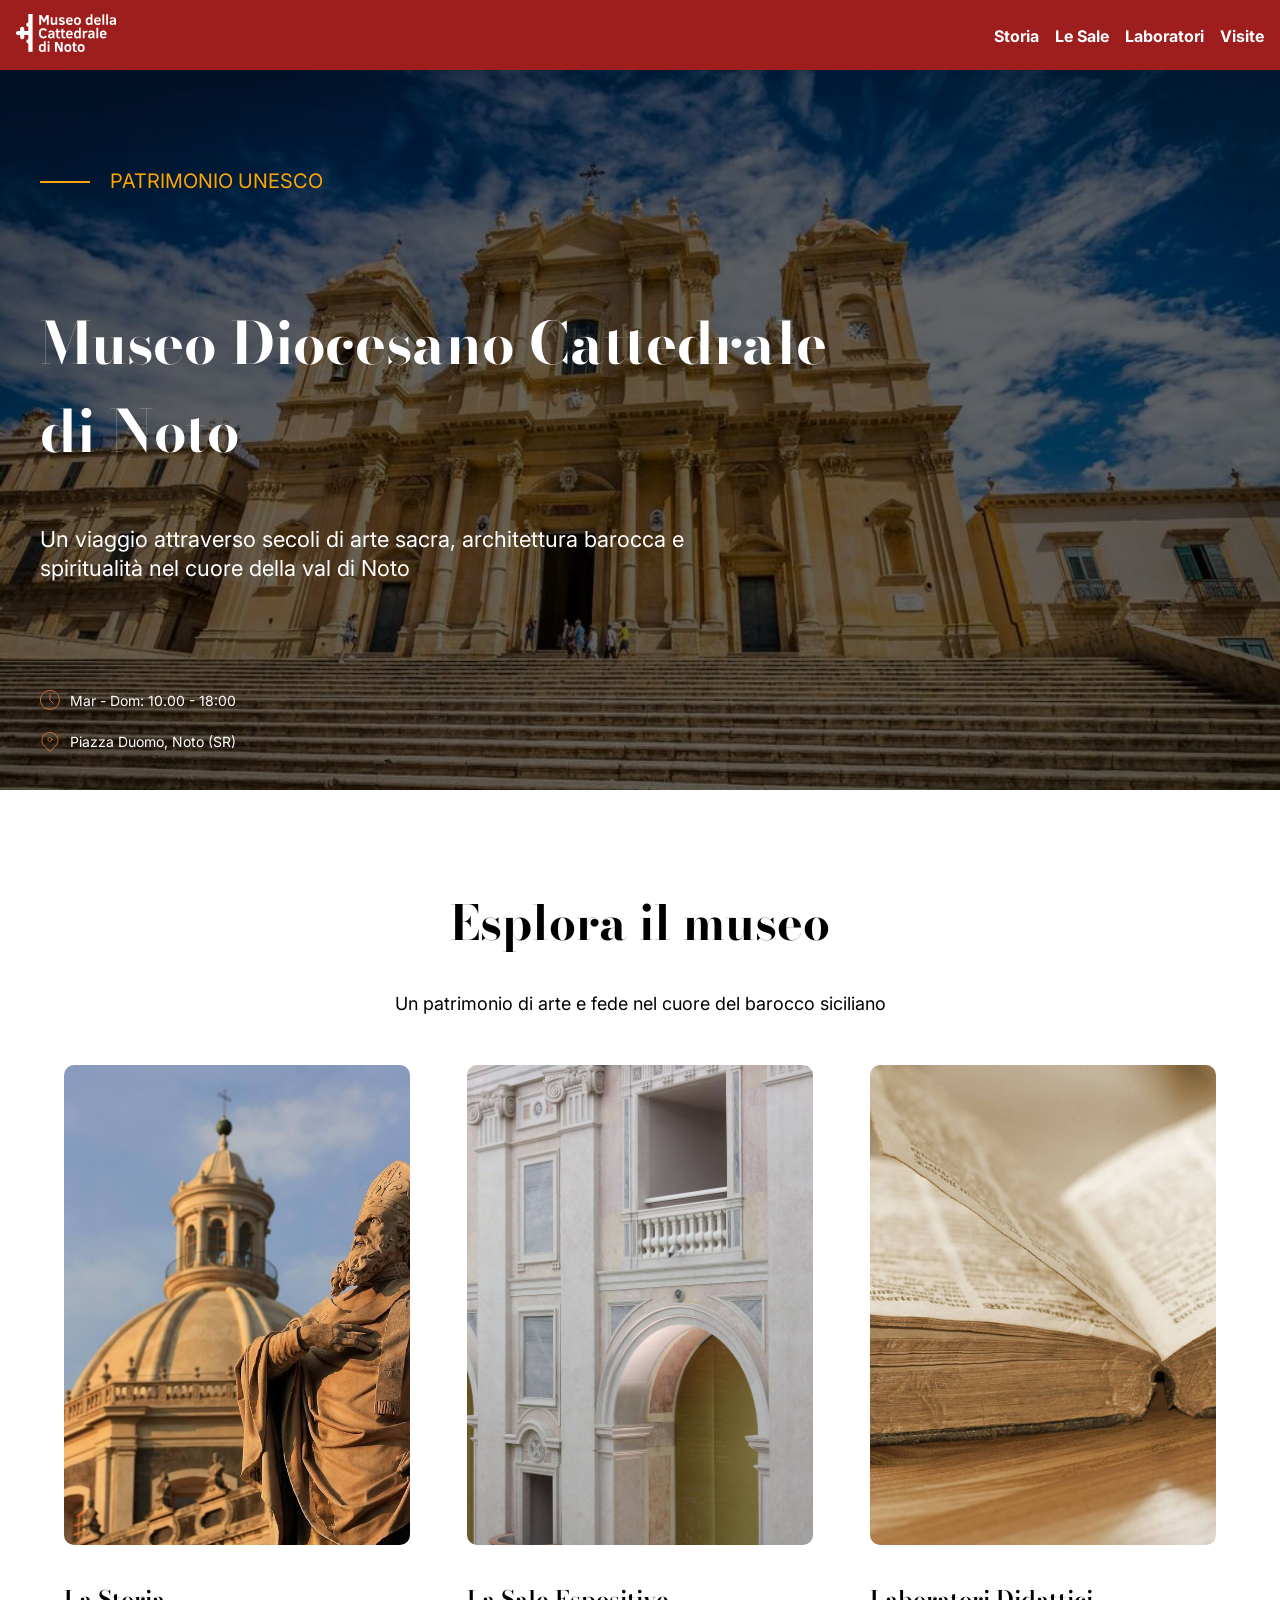
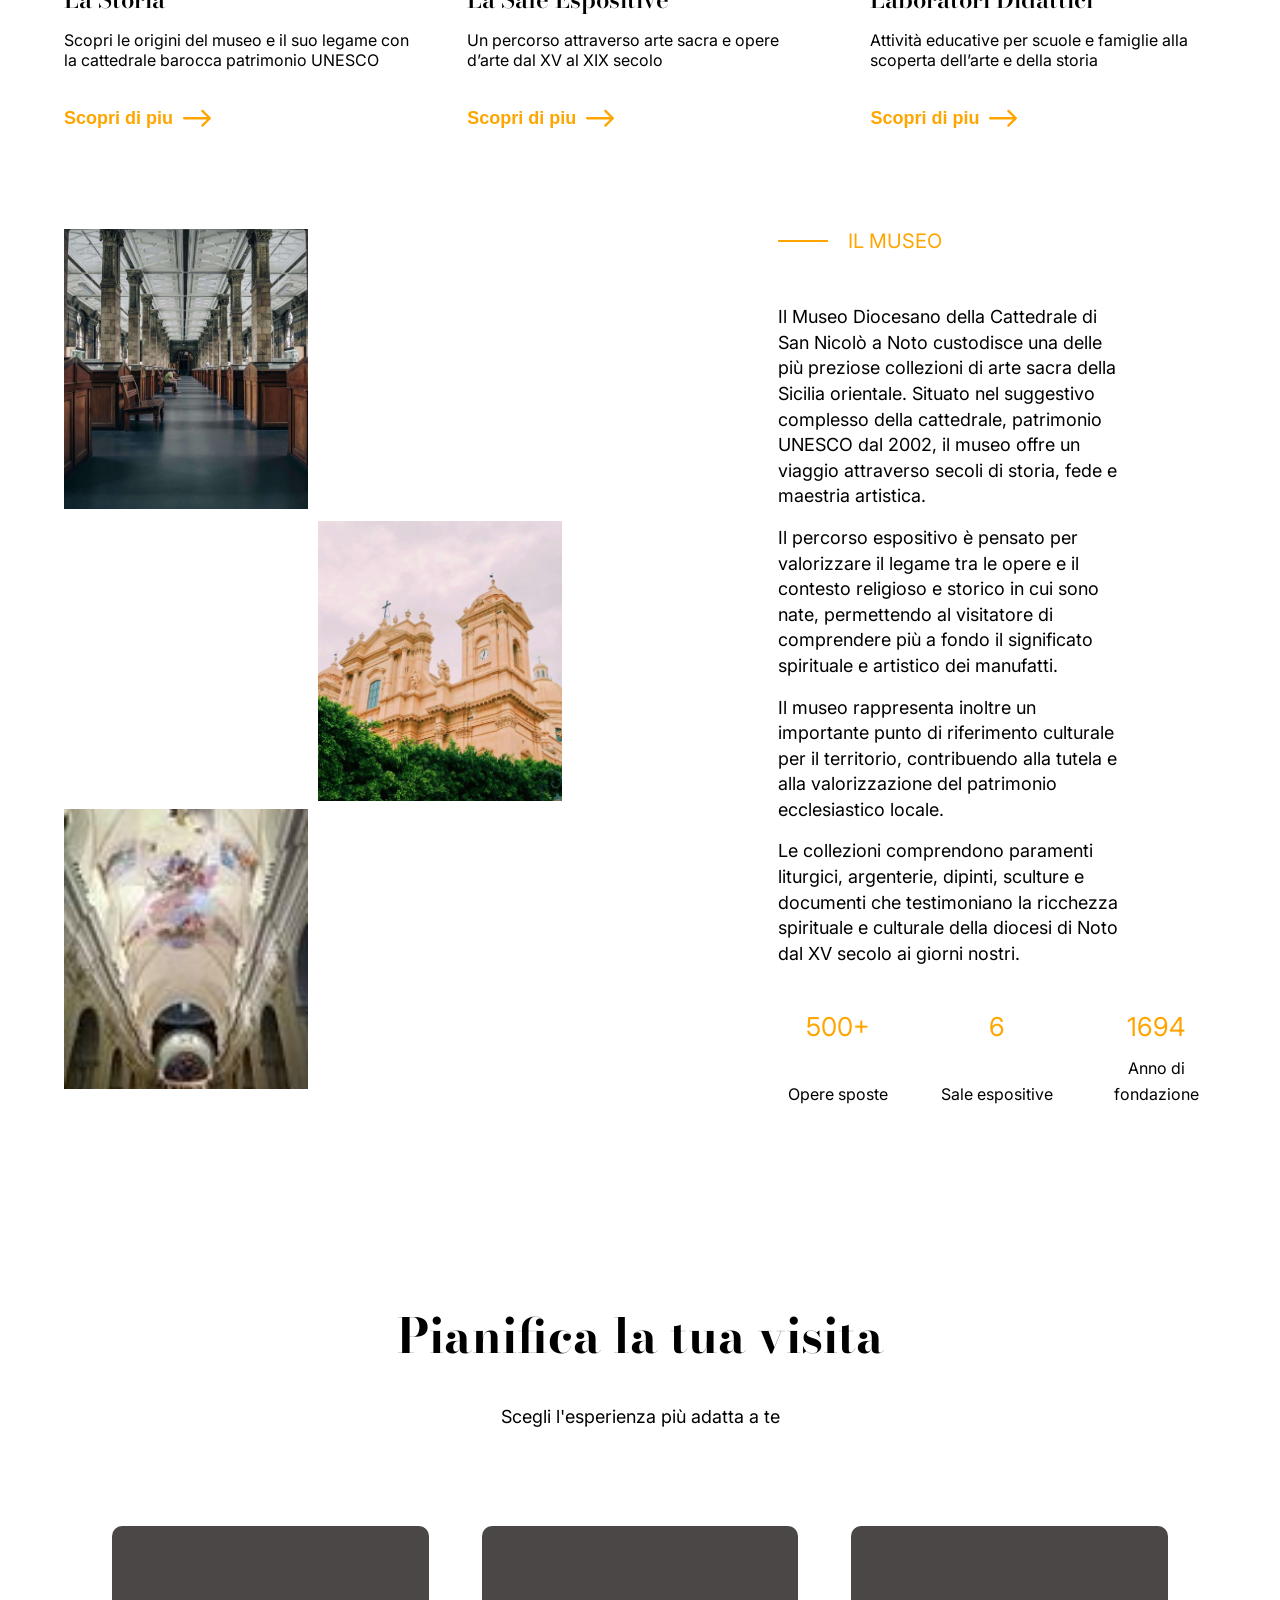
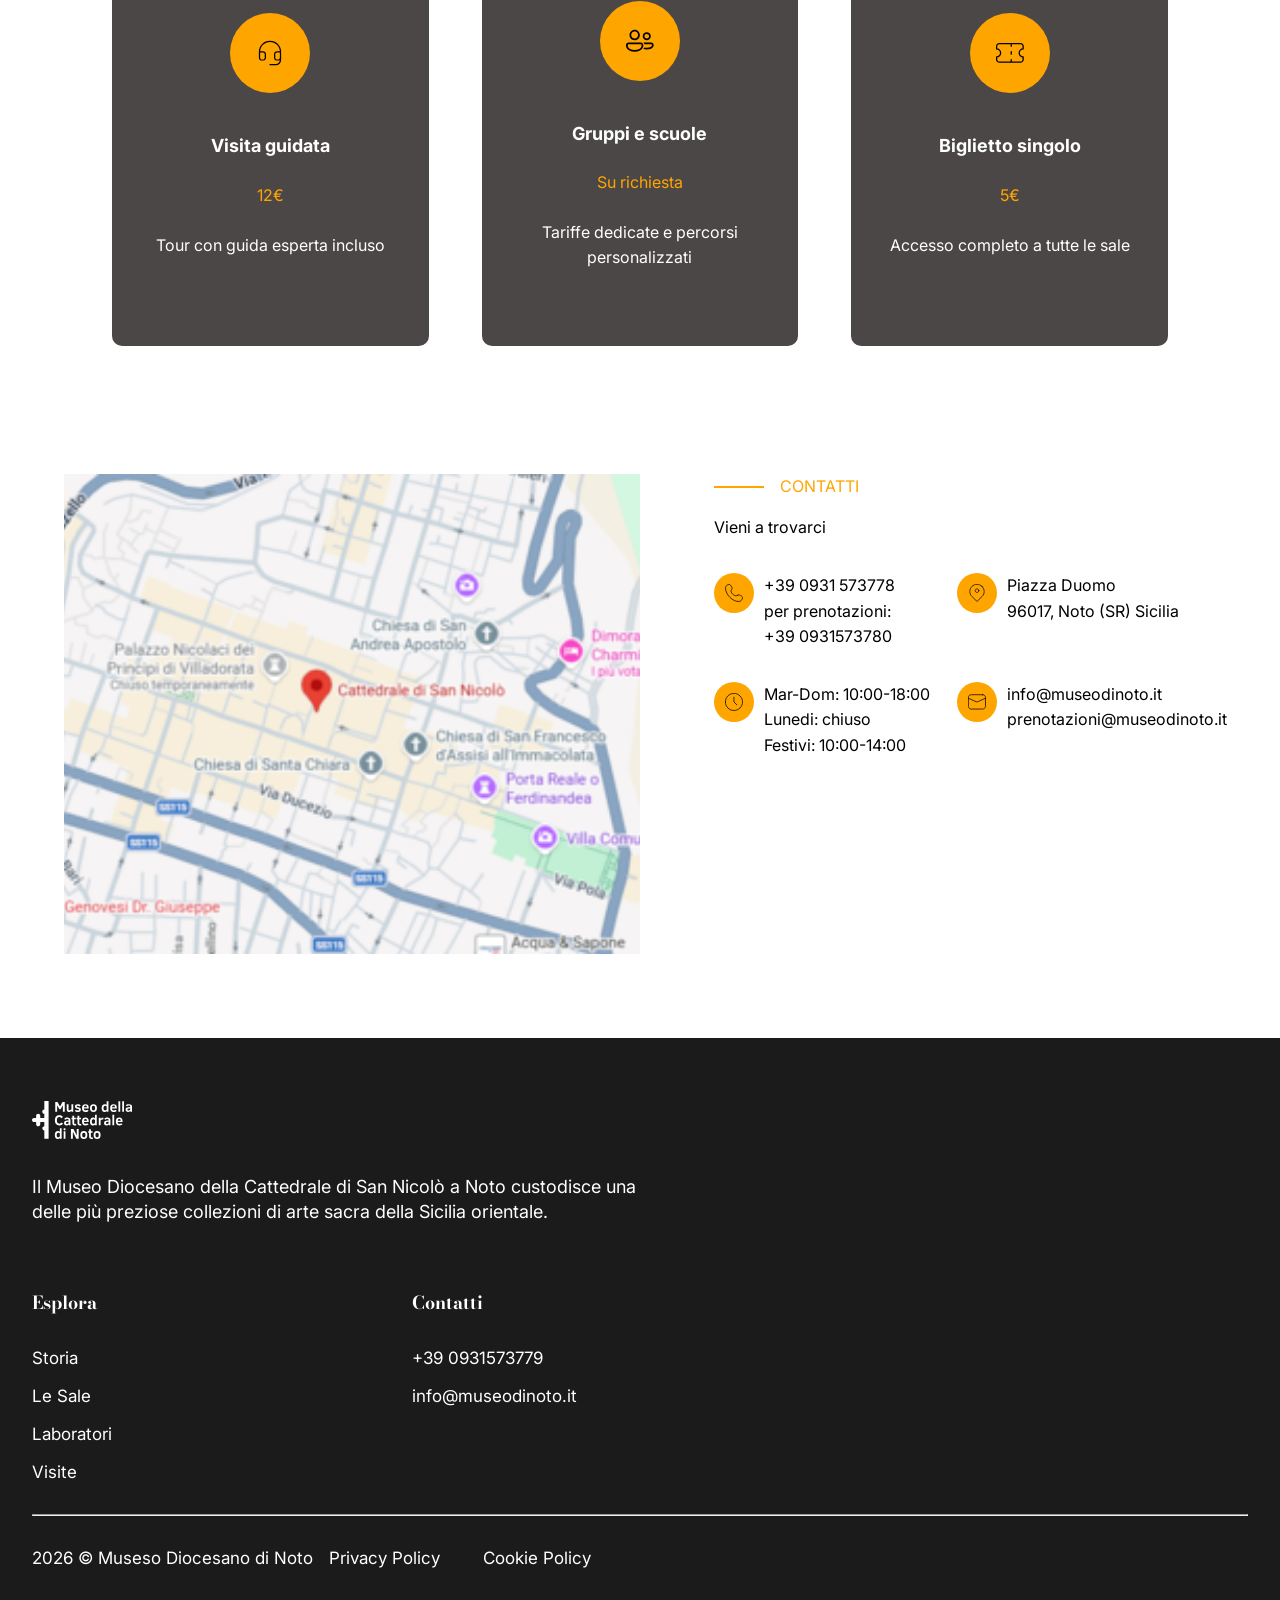
<file: index.html>
<!DOCTYPE html>
<html lang="en">
<head>
    <meta charset="UTF-8">
    <meta name="viewport" content="width=device-width, initial-scale=1.0">
    <link rel="stylesheet" href="css/global.css">
    <link rel="stylesheet" href="css/index.css">
     <link rel="preconnect" href="https://fonts.googleapis.com">
<link rel="preconnect" href="https://fonts.gstatic.com" crossorigin>
<link href="https://fonts.googleapis.com/css2?family=Bodoni+Moda:ital,opsz,wght@0,6..96,400..900;1,6..96,400..900&family=DM+Sans:ital,opsz,wght@0,9..40,100..1000;1,9..40,100..1000&family=Inter:wght@100..900&display=swap" rel="stylesheet">
    <title>Museo della Cattedrale di Noto</title>
</head>
<body>
    <header>
        <nav class="main-nav">
            <ul>
                <li>
                    <a href="index.html">
                        <img class="marchio" src="assets/images/marchio-bianco-footer.svg" alt="marchio">
                    </a>
                </li>
            </ul>
            <ul>
                <li>
                    <a href="storia.html">Storia</a>
                </li>
                <li>
                    <a href="le-sale.html">Le Sale</a>
                </li>
                <li>
                    <a href="laboratori.html">Laboratori</a>
                </li>
                <li>
                    <a href="visite.html">Visite</a>
                </li>
            </ul>
        </nav>
    </header>

    <main>
        <div class="container-hero">
            <img class="img-hero" src="assets/images/hero-image.jpg" alt="museo-cattedrale-noto">
            <div class="container-hero-text">
                <p class="text-orange"><span class="line"></span>patrimonio unesco</p>  
                <section class="section-text-hero">
                    <h1>Museo Diocesano Cattedrale di Noto</h1>
                    <p>Un viaggio attraverso secoli di arte sacra, architettura barocca
                    e spiritualità nel cuore della val di Noto</p> 
                </section>
             
                <div class="container-info-hero">
                    <p><img class="icon" src="assets/icon/orologio-orange.svg" alt="icon"> Mar - Dom: 10.00 - 18:00</p>
                     <p><img class="icon" src="assets/icon/indicatore-orange.svg" alt="icon"> Piazza Duomo, Noto (SR)</p>
                </div>
            </div>

        </div>

        <div class="container-padding">

            <section class="section-text">
                <h2>
                    Esplora il museo
                </h2>
                <p>
                    Un patrimonio di arte e fede nel cuore 
                    del barocco siciliano
                </p>
            </section>

            <div class="container-card">
                <a class="card"  href="storia.html">
                    <figure>
                        <img class="img img-home" src="assets/images/card-storia.jpg" alt="card-storia">
                        <figcaption class="card-title">La Storia</figcaption>
                        <figcaption class="card-description">Scopri le origini del museo e il suo legame con la cattedrale barocca patrimonio UNESCO</figcaption>
                    </figure>

                    <button class="btn-card">Scopri di piu <img class="icon icon-xm" src="assets/icon/freccia.svg" alt="icon"></button>
                </a>
                <a class="card"  href="le-sale.html">
                    <figure>
                        <img class="img img-home" src="assets/images/card-sale.jpg" alt="card-sale">
                        <figcaption class="card-title">La Sale Espositive</figcaption>
                        <figcaption class="card-description">
                        Un percorso attraverso arte sacra e opere d’arte dal XV al XIX secolo</figcaption>
                    </figure>

                    <button class="btn-card">Scopri di piu <img class="icon icon-xm" src="assets/icon/freccia.svg" alt="icon"></button>
                </a>
                <a class="card"  href="laboratori.html">
                    <figure>
                        <img class="img img-home" src="assets/images/card-lab.jpg" alt="card-lab">
                        <figcaption class="card-title">Laboratori Didattici</figcaption>
                        <figcaption class="card-description">
                           Attività educative per scuole e famiglie alla scoperta dell’arte e della storia
                        </figcaption>
                    </figure>

                    <button class="btn-card">Scopri di piu <img class="icon icon-xm" src="assets/icon/freccia.svg" alt="icon"></button>
                </a>

            </div>
            <div class="container-desktop-description">

                <div>
      
                    <div class="container-img-description">
                        <div>
                            <img class="img-home-description" src="assets/images/imm-quadrato1.jpg" alt="">
                            <div class="container-img-rigth">
                              <img class="img-home-description" src="assets/images/imm-quadrato2.jpg" alt="">
                            </div>
                            <img class="img-home-description" src="assets/images/imm-quadrato3.jpg" alt="">
                        </div>
                    </div>
                </div>
                  <div>
      
                      <div class="container-text-description">
                          <p class="text-orange"><span class="line"></span>Il Museo</p>
                          <div>
                             <p class="paragraph-description">
                              Il Museo Diocesano della Cattedrale di San Nicolò a Noto custodisce una delle più preziose collezioni di arte sacra della Sicilia orientale.
          Situato nel suggestivo complesso della cattedrale, patrimonio UNESCO dal 2002, il museo offre un viaggio attraverso secoli di storia, fede e maestria artistica.
                             </p>
                             <p class="paragraph-description">
          Il percorso espositivo è pensato per valorizzare il legame tra le opere e il contesto religioso
           e storico in cui sono nate, permettendo al visitatore di comprendere più a fondo il significato spirituale
            e artistico dei manufatti.
                             </p>
                             <p class="paragraph-description">
                              
          Il museo rappresenta inoltre un importante punto di riferimento culturale per il territorio,
           contribuendo alla tutela e alla valorizzazione del patrimonio ecclesiastico locale.
                             </p>
                             <p class="paragraph-description">
                              Le collezioni comprendono paramenti liturgici, argenterie, dipinti, sculture e documenti che testimoniano
                               la ricchezza spirituale e culturale della diocesi di Noto dal XV secolo ai giorni nostri.
                             </p>
                          </div>
                      </div>
                    
                      <div class="container-all-statistic">
                          <div class="container-statistic">
                              <p class="orange">500+</p>
                              <p >Opere sposte</p>
                          </div>
                          <div class="container-statistic">
                              <p class="orange">6</p>
                              <p>Sale espositive</p>
                          </div>
                          <div class="container-statistic">
                              <p class="orange">1694</p>
                              <p>Anno di fondazione</p>
                          </div>
                      </div>
                  </div>
            </div>
          


           

            
            
            
        </div>
        <div>
                 <section class="section-text">
                     <h2>
                         Pianifica la tua visita
                     </h2>
                     <p>
                         Scegli l'esperienza più adatta a te
                     </p>
                 </section>
                 <div class="container-ticket">
                     <div class="ticket">
                       <span class="container-icon container-icon-xm"><img class="icon icon-xm" src="assets/icon/headset.svg" alt="icon"></span> 
                       <section class="content-ticket">
                           <p class="text-ticket">Visita guidata</p>
                             <p class="orange text-ticket">12€</p>
                             <p  class="text-ticket">Tour con guida esperta incluso</p>
                       </section> 
                     </div>
                     <div class="ticket">
                        <span class="container-icon container-icon-xm"><img class="icon icon-xm" src="assets/icon/people.svg" alt="icon"></span> 
                        <section class="content-ticket">
                            <p  class="text-ticket">Gruppi e scuole</p>
                             <p  class="text-ticket orange">Su richiesta</p>
                             <p  class="text-ticket">Tariffe dedicate e percorsi personalizzati</p>

                        </section>
                     </div>
                     <div class="ticket">
                        <span class="container-icon container-icon-xm"><img class=" icon icon-xm" src="assets/icon/biglietti.svg"icon"></span> 
                        <section class="content-ticket">
                            <p class="text-ticket">Biglietto singolo</p>
                            <p class="orange text-ticket">5€</p>
                            <p class="text-ticket">Accesso completo a tutte le sale</p>

                        </section>
                     </div>
 
                 </div>
             </div>

              <div class="container-padding">
                <div class="contact-desktop">

                    <div class="container-img-map">
    
                        <img class="img img-map" src="assets/images/mappa.png" alt="Mappa">
                    </div>
                    <div>

                        <div>
                            <div>
                                <p class="text-orange-contact"><span class="line"></span>Contatti</p>
          
                            </div>
                            <div>
                                <p class="text-contact">Vieni a trovarci</p>
          
                            </div>
        
                        </div>
                        <div class="container-text-contact-desktop">
                            <div class="container-text-contact">
                              <p class="text-contact"><span class="container-icon-xs"><img class="icon-xs" src="assets/icon/telefono.svg" alt="icon"></span>+39 0931 573778 <br> per prenotazioni: <br>+39 0931573780</p>
                              <p class="text-contact"><span class="container-icon-xs"><img class="icon-xs" src="assets/icon/indicatore.svg" alt="icon"></span>Piazza Duomo <br>96017, Noto (SR) Sicilia</p>
                            </div>
                            <div  class="container-text-contact">
                              <p  class="text-contact"><span class="container-icon-xs"><img class="icon-xs" src="assets/icon/orologio.svg" alt="icon"></span> Mar-Dom: 10:00-18:00 <br>Lunedi: chiuso <br>Festivi: 10:00-14:00</p>
                              <p class="text-contact"><span class="container-icon-xs"><img class="icon-xs" src="assets/icon/mail.svg" alt="icon"></span> info@museodinoto.it <br>prenotazioni@museodinoto.it</p>
                            </div>

                        </div>
                      </div>
                    </div>
                </div>

    </main>
    <footer>
        <img class="marchio" src="assets/images/marchio-bianco-footer.svg" alt="marchio">
        <p>
           Il Museo Diocesano della Cattedrale di San Nicolò a Noto
            custodisce una delle più preziose collezioni di arte sacra della Sicilia orientale. 
        </p>
       <div class="footer-tablet">
            <div>

                <h4>
                    Esplora
                </h4>
                <ul>
                    <li>
                        <a href="storia.html">Storia</a>
                    </li>
                    <li>
                        <a href="le-sale.html">Le Sale</a>
                    </li>
                    <li>
                        <a href="laboratori.html">Laboratori</a>
                    </li>
                    <li>
                        <a href="visite.html">Visite</a>
                    </li>
                </ul>
            </div>

            <div>
                <h4>Contatti</h4>
        
                <ul>
                    <li>
                        <a href="">+39 0931573779</a>
                    </li>
                    <li>
                        <a href="">info@museodinoto.it</a>
                    </li>
                </ul>

            </div>
   
       </div>
        <hr>
        <div class="container-policy">

            <ul class="copy">
   
                <li>2026 &copy; Museso Diocesano di Noto</li>
            </ul>
           <ul class="privacy-police">
               <li>
                   <a href="">Privacy Policy</a>
               </li>
               <li>
                   <a href="">Cookie Policy</a>
               </li>
           </ul> 
        </div>
    </footer>
        
    </body>
</file>
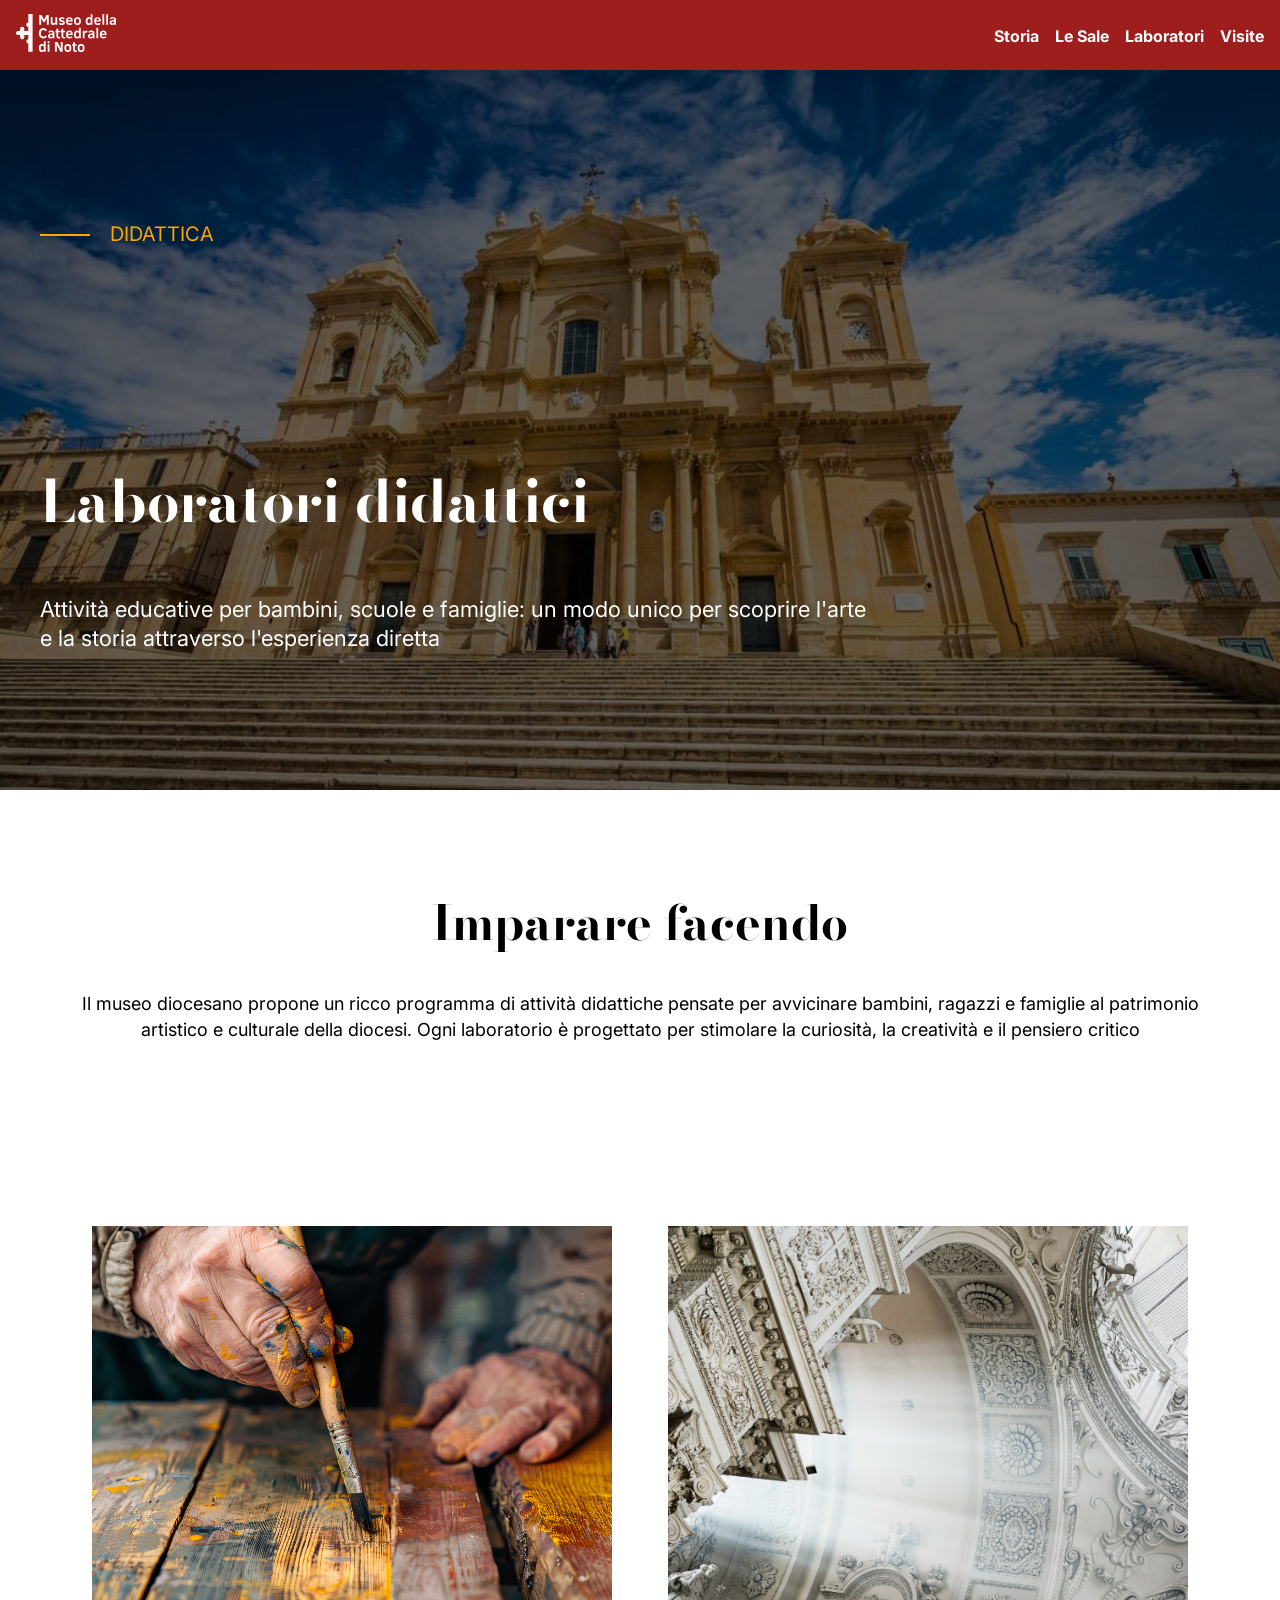
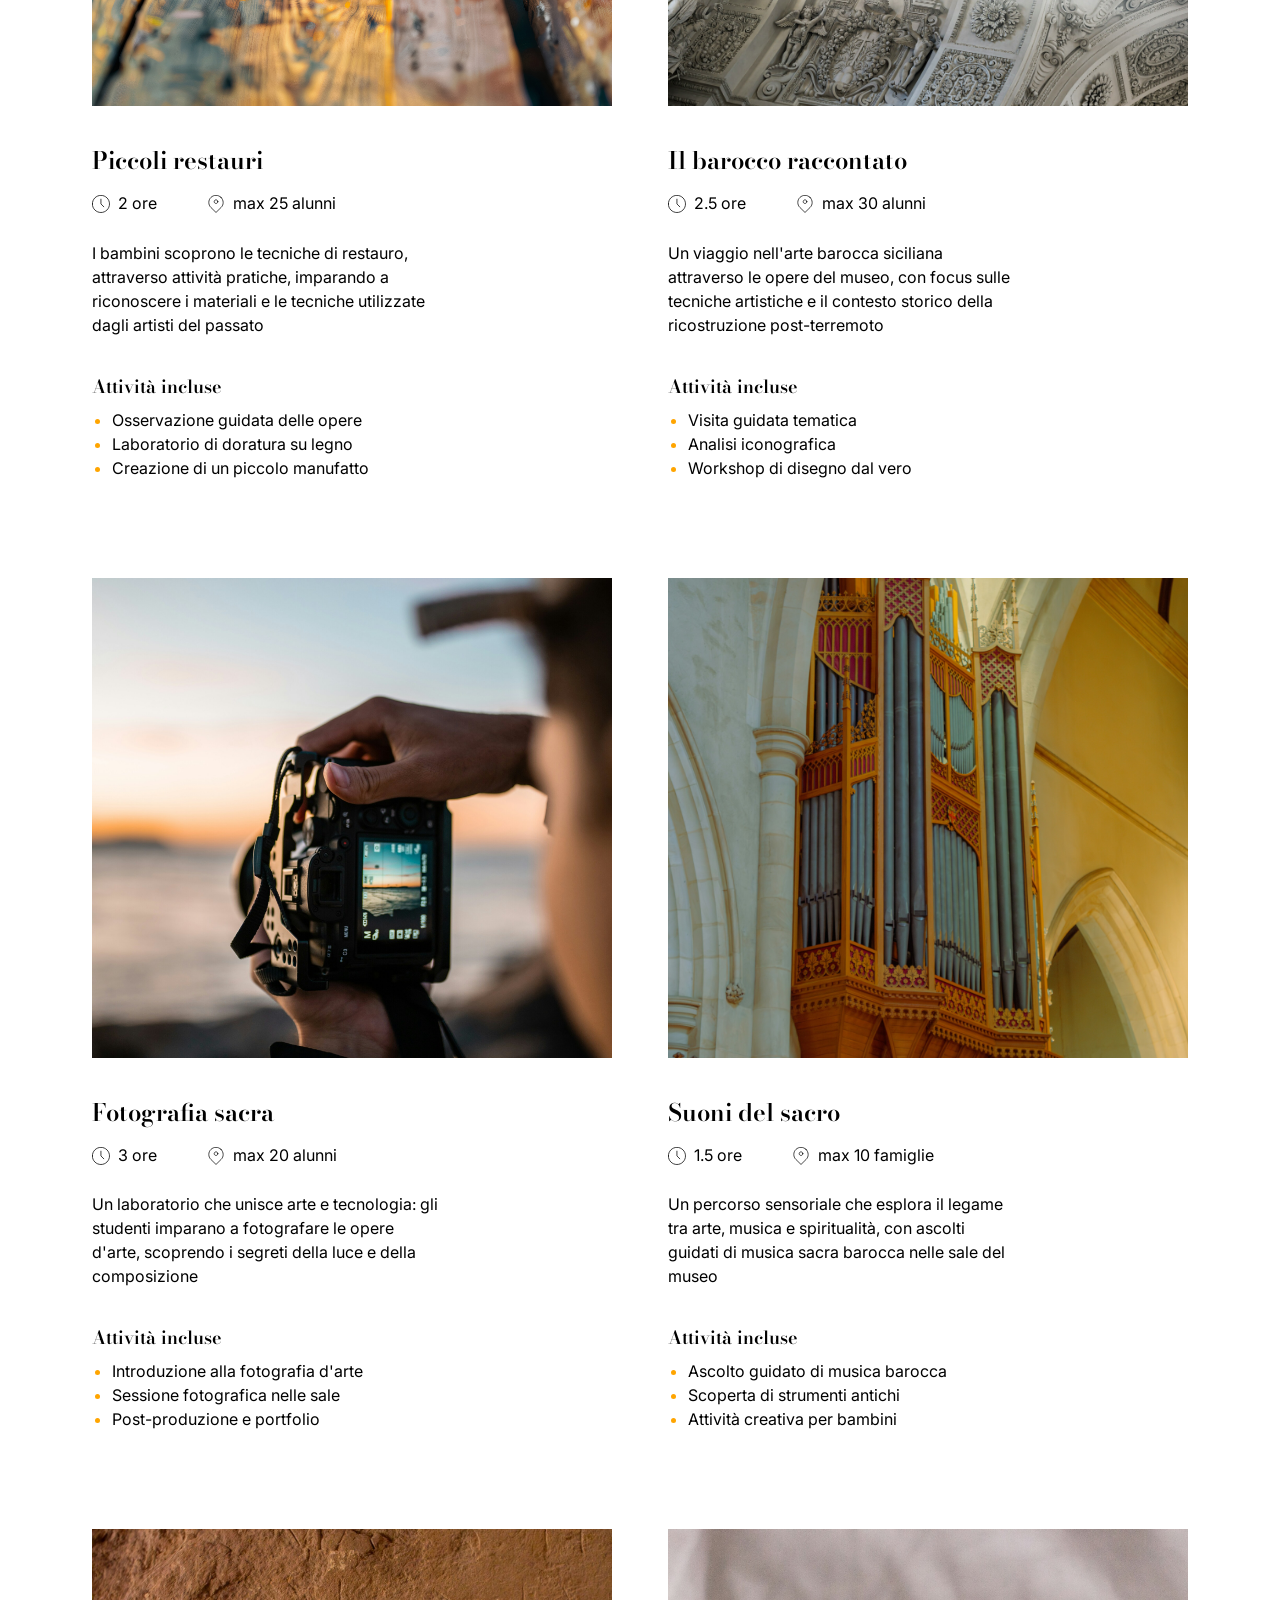
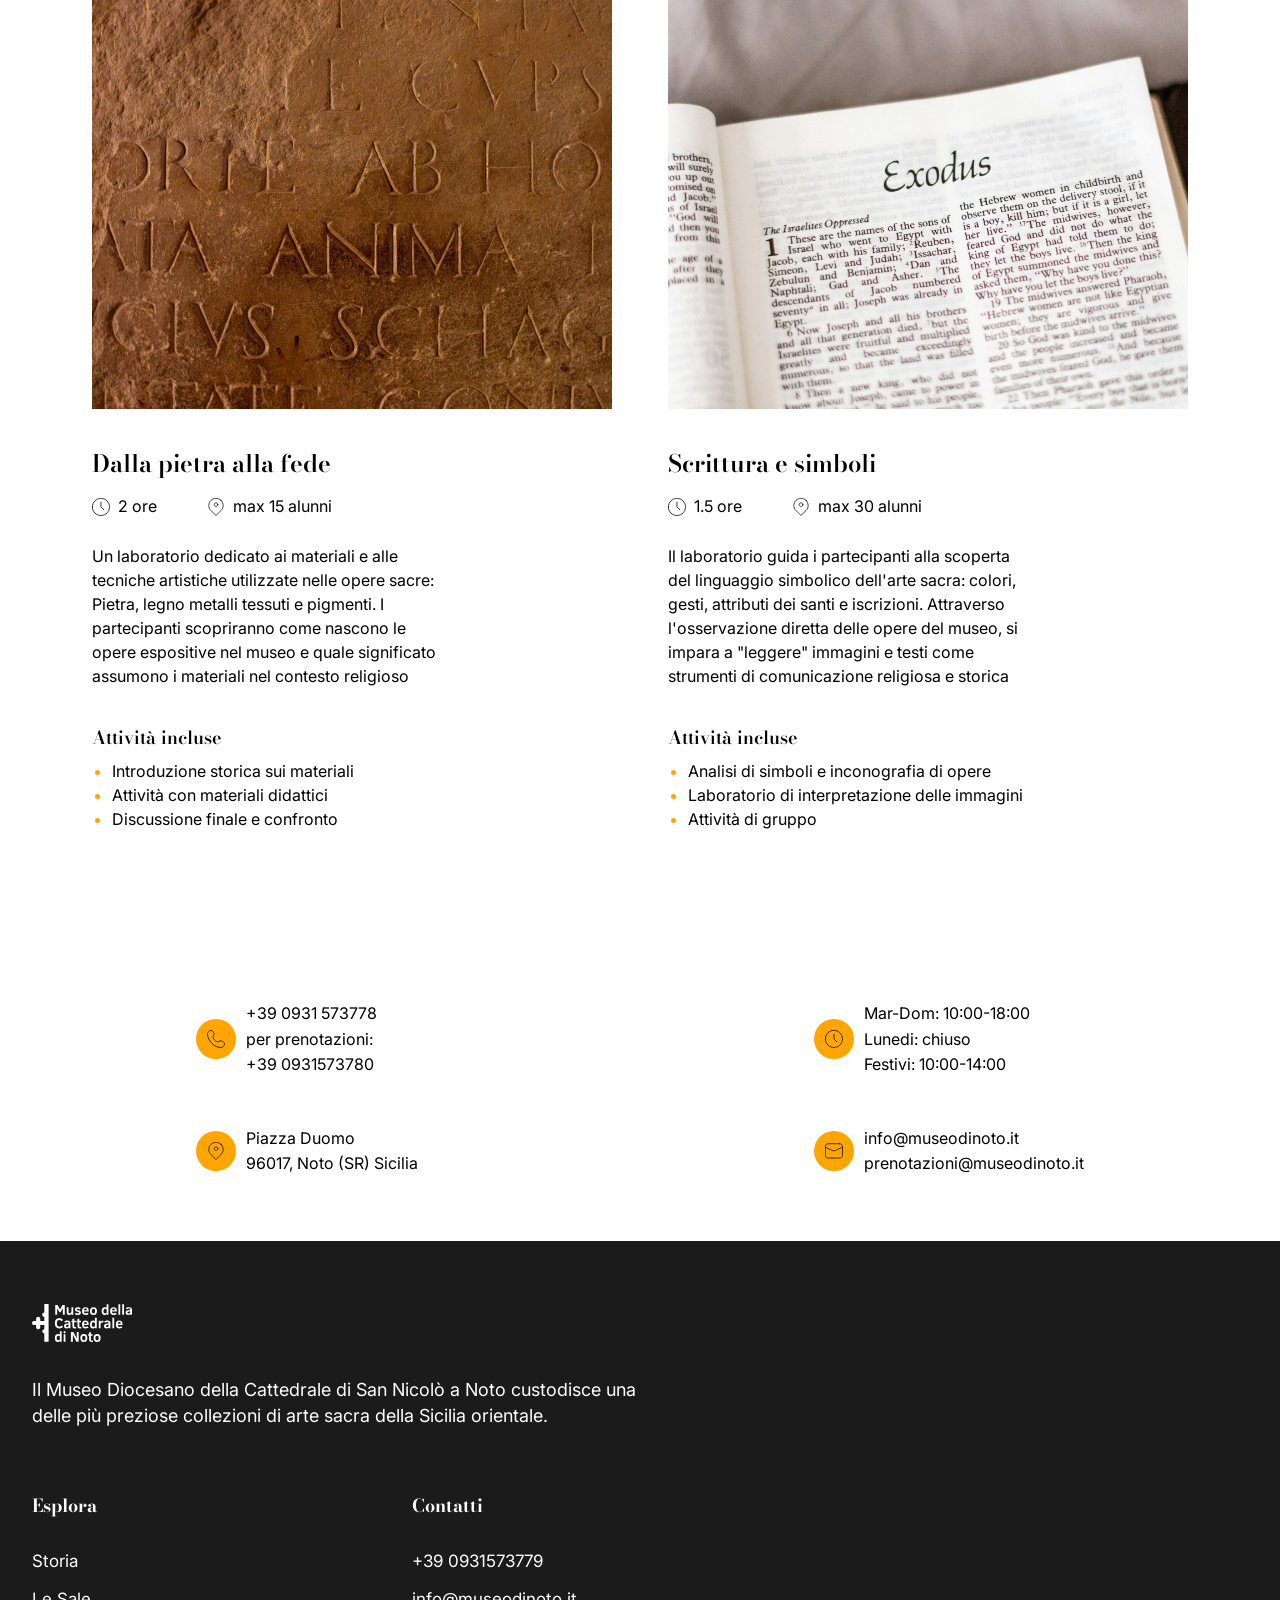
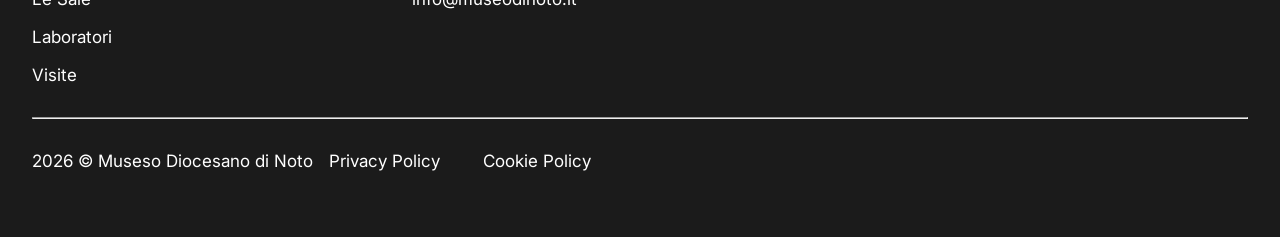
<file: laboratori.html>
<!DOCTYPE html>
<html lang="en">
<head>
    <meta charset="UTF-8">
    <meta name="viewport" content="width=device-width, initial-scale=1.0">
    <link rel="stylesheet" href="css/global.css">
    <link rel="stylesheet" href="css/laboratori.css">
     <link rel="preconnect" href="https://fonts.googleapis.com">
<link rel="preconnect" href="https://fonts.gstatic.com" crossorigin>
<link href="https://fonts.googleapis.com/css2?family=Bodoni+Moda:ital,opsz,wght@0,6..96,400..900;1,6..96,400..900&family=DM+Sans:ital,opsz,wght@0,9..40,100..1000;1,9..40,100..1000&family=Inter:wght@100..900&display=swap" rel="stylesheet">
    <title>Laboratori</title>
</head>
<body>
    <header>
        <nav class="main-nav">
            <ul>
                <li>
                    <a href="index.html">
                       <img class="marchio" src="assets/images/marchio-bianco-footer.svg" alt="marchio">
                    </a>
                </li>
            </ul>
            <ul>
                <li>
                    <a href="storia.html">Storia</a>
                </li>
                <li>
                    <a href="le-sale.html">Le Sale</a>
                </li>
                <li>
                    <a href="laboratori.html">Laboratori</a>
                </li>
                <li>
                    <a href="visite.html">Visite</a>
                </li>
            </ul>
        </nav>
    </header>
    <main>
                <div class="container-hero">
            <img class="img-hero" src="assets/images/hero-image.jpg" alt="museo-cattedrale-noto">
            <div class="container-hero-text">
                <p class="text-orange"><span class="line"></span>Didattica</p>  
                <section class="section-text-hero">
                    <h1>Laboratori didattici</h1>
                    <p>Attività educative per bambini, scuole e famiglie:
                      un modo unico per scoprire l'arte e la storia attraverso l'esperienza diretta
                    </p> 
                </section>
           
            </div>

        </div>
        <div class="container-padding">
            <section class="section-text">
                <h2>
                    Imparare facendo
                </h2>
                <p>
                    Il museo diocesano propone un ricco programma di attività didattiche
                    pensate per avvicinare bambini, ragazzi e famiglie al patrimonio artistico e culturale della diocesi.
                    Ogni laboratorio è progettato per stimolare la curiosità, la creatività e il pensiero critico
                </p>
            </section>
        </div>
        <div class="container-padding">



          <div class="container-lab-section">
  
            <section class="lab-section">
             <div class="lab-container">
               <article class="lab-item">
                 <img class="img" src="assets/images/laboratorio1.jpg" alt="Piccoli restauri">
                 <h2 class="card-title">Piccoli restauri</h2>
               <div class="lab-icons-row">
                 <div class="lab-icon">
                   <img class="icon-xs" src="assets/icon/orologio.svg" alt="Icona orologio">
                   <p class="icon-text">2 ore</p>
                 </div>
                 <div class="lab-icon">
                   <img class="icon-xs" src="assets/icon/indicatore.svg" alt="Icona indicatore">
                   <p class="icon-text">max 25 alunni</p>
                 </div>
               </div>  
                 <p class="lab-description">
                   I bambini scoprono le tecniche di restauro, attraverso attività pratiche,
                   imparando a riconoscere i materiali e le tecniche utilizzate dagli artisti del passato
                 </p>
                 <h3 class="lab-subtitle">Attività incluse</h3>
                  <ul class="lab-list">
                    <li>Osservazione guidata delle opere</li>
                    <li>Laboratorio di doratura su legno</li>
                    <li>Creazione di un piccolo manufatto</li>
                  </ul>
               </article>
             </div>
           </section>
           <section class="lab-section">
             <div class="lab-container">
               <article class="lab-item">
                 <img class="img" src="assets/images/laboratorio2.jpg" alt="Il barocco raccontato">
                 <h2 class="card-title">Il barocco raccontato</h2>
               <div class="lab-icons-row">
                 <div class="lab-icon">
                   <img class="icon-xs" src="assets/icon/orologio.svg" alt="Icona orologio">
                   <p class="icon-text">2.5 ore</p>
                 </div>
                 <div class="lab-icon">
                   <img class="icon-xs" src="assets/icon/indicatore.svg" alt="indicatore">
                   <p class="icon-text">max 30 alunni</p>
                 </div>
               </div>  
                 <p class="lab-description">
                  Un viaggio nell'arte barocca siciliana attraverso le opere del museo,
                  con focus sulle tecniche artistiche e il contesto storico della ricostruzione post-terremoto
                 <h3 class="lab-subtitle">Attività incluse</h3>
                  <ul class="lab-list">
                    <li>Visita guidata tematica</li>
                    <li>Analisi iconografica</li>
                    <li>Workshop di disegno dal vero</li>
                  </ul>
               </article>
             </div>
           </section>
           <section class="lab-section">
             <div class="lab-container">
               <article class="lab-item">
                 <img class="img" src="assets/images/laboratorio3.jpg" alt="Fotografia sacra">
                 <h2 class="card-title">Fotografia sacra</h2>
               <div class="lab-icons-row">
                 <div class="lab-icon">
                   <img class="icon-xs" src="assets/icon/orologio.svg" alt="Icona orologio">
                   <p class="icon-text">3 ore</p>
                 </div>
                 <div class="lab-icon">
                   <img class="icon-xs" src="assets/icon/indicatore.svg" alt="Icona indicatore">
                   <p class="icon-text">max 20 alunni</p>
                 </div>
               </div>  
                 <p class="lab-description">
                   Un laboratorio che unisce arte e tecnologia:
                    gli studenti imparano a fotografare le opere d'arte,
                     scoprendo i segreti della luce e della composizione
                 </p>
                 <h3 class="lab-subtitle">Attività incluse</h3>
                  <ul class="lab-list">
                    <li>Introduzione alla fotografia d'arte</li>
                    <li>Sessione fotografica nelle sale</li>
                    <li>Post-produzione e portfolio</li>
                  </ul>
               </article>
             </div>
           </section>
           <section class="lab-section">
             <div class="lab-container">
               <article class="lab-item">
                 <img class="img" src="assets/images/laboratorio4.jpg" alt="Suoni del sacro">
                 <h2 class="card-title">Suoni del sacro</h2>
               <div class="lab-icons-row">
                 <div class="lab-icon">
                   <img class="icon-xs" src="assets/icon/orologio.svg" alt="Icona orologio">
                   <p class="icon-text">1.5 ore</p>
                 </div>
                 <div class="lab-icon">
                   <img class="icon-xs" src="assets/icon/indicatore.svg" alt="Icona indicatore">
                   <p class="icon-text">max 10 famiglie</p>
                 </div>
               </div>  
                 <p class="lab-description">
                   Un percorso sensoriale che esplora il legame tra arte, musica e spiritualità,
                   con ascolti guidati di musica sacra barocca nelle sale del museo
                 </p>
                 <h3 class="lab-subtitle">Attività incluse</h3>
                  <ul class="lab-list">
                    <li>Ascolto guidato di musica barocca</li>
                    <li>Scoperta di strumenti antichi</li>
                    <li>Attività creativa per bambini</li>
                  </ul>
               </article>
             </div>
           </section>
           <section class="lab-section">
             <div class="lab-container">
               <article class="lab-item">
                 <img class="img" src="assets/images/laboratorio5.jpg" alt="Dalla pietra alla fede">
                 <h2 class="card-title">Dalla pietra alla fede</h2>
               <div class="lab-icons-row">
                 <div class="lab-icon">
                   <img class="icon-xs" src="assets/icon/orologio.svg" alt="Icona orologio">
                   <p class="icon-text">2 ore</p>
                 </div>
                 <div class="lab-icon">
                   <img class="icon-xs" src="assets/icon/indicatore.svg" alt="Icona indicatore">
                   <p class="icon-text">max 15 alunni</p>
                 </div>
               </div>  
                 <p class="lab-description">
                   Un laboratorio dedicato ai materiali e alle tecniche artistiche utilizzate nelle opere sacre:
                   Pietra, legno metalli tessuti e pigmenti. I partecipanti scopriranno come nascono le opere espositive
                    nel museo e quale significato assumono i materiali nel contesto religioso
                 </p>
                 <h3 class="lab-subtitle">Attività incluse</h3>
                  <ul class="lab-list">
                    <li>Introduzione storica sui materiali</li>
                    <li>Attività con materiali didattici</li>
                    <li>Discussione finale e confronto</li>
                  </ul>
               </article>
             </div>
           </section>
           <section class="lab-section">
             <div class="lab-container">
               <article class="lab-item">
                 <img class="img" src="assets/images/laboratorio6.jpg" alt="Scrittura e simboli">
                 <h2 class="card-title">Scrittura e simboli</h2>
               <div class="lab-icons-row">
                 <div class="lab-icon">
                   <img class="icon-xs" src="assets/icon/orologio.svg" alt="Icona orologio">
                   <p class="icon-text">1.5 ore</p>
                 </div>
                 <div class="lab-icon">
                   <img class="icon-xs" src="assets/icon/indicatore.svg" alt="Icona indicatore">
                   <p class="icon-text">max 30 alunni</p>
                 </div>
               </div>  
                 <p class="lab-description">
                   Il laboratorio guida i partecipanti alla scoperta del linguaggio simbolico dell'arte sacra:
                    colori, gesti, attributi dei santi e iscrizioni. Attraverso l'osservazione diretta delle opere del museo, 
                    si impara a "leggere" immagini e testi come strumenti di comunicazione religiosa e storica 
                 </p>
                 <h3 class="lab-subtitle">Attività incluse</h3>
                  <ul class="lab-list">
                    <li>Analisi di simboli e inconografia di opere</li>
                    <li>Laboratorio di interpretazione delle immagini</li>
                    <li>Attività di gruppo</li>
                  </ul>
               </article>
             </div>
           </section>
          </div>
        </div>
        <div class="container-padding-contact container-text-contact">
          <div>
             <p class="text-contact"><span class="container-icon-xs"><img class="icon-xs" src="assets/icon/telefono.svg" alt="icon"></span>+39 0931 573778 <br> per prenotazioni: <br>+39 0931573780</p>
             <p class="text-contact"><span class="container-icon-xs"><img class="icon-xs" src="assets/icon/indicatore.svg" alt="icon"></span>Piazza Duomo <br>96017, Noto (SR) Sicilia</p>
          </div>
          <div>
              <p  class="text-contact"><span class="container-icon-xs"><img class="icon-xs" src="assets/icon/orologio.svg" alt="icon"></span> Mar-Dom: 10:00-18:00 <br>Lunedi: chiuso <br>Festivi: 10:00-14:00</p>
              <p class="text-contact"><span class="container-icon-xs"><img class="icon-xs" src="assets/icon/mail.svg" alt="icon"></span> info@museodinoto.it <br>prenotazioni@museodinoto.it</p>
          </div>

        </div>
    </main>
     <footer>
        <img class="marchio" src="assets/images/marchio-bianco-footer.svg" alt="marchio">
        <p>
           Il Museo Diocesano della Cattedrale di San Nicolò a Noto
            custodisce una delle più preziose collezioni di arte sacra della Sicilia orientale. 
        </p>
       <div class="footer-tablet">
            <div>

                <h4>
                    Esplora
                </h4>
                <ul>
                    <li>
                        <a href="storia.html">Storia</a>
                    </li>
                    <li>
                        <a href="le-sale.html">Le Sale</a>
                    </li>
                    <li>
                        <a href="laboratori.html">Laboratori</a>
                    </li>
                    <li>
                        <a href="visite.html">Visite</a>
                    </li>
                </ul>
            </div>

            <div>
                <h4>Contatti</h4>
        
                <ul>
                    <li>
                        <a href="">+39 0931573779</a>
                    </li>
                    <li>
                        <a href="">info@museodinoto.it</a>
                    </li>
                </ul>

            </div>
   
       </div>
        <hr>
        <div class="container-policy">

            <ul class="copy">
   
                <li>2026 &copy; Museso Diocesano di Noto</li>
            </ul>
           <ul class="privacy-police">
               <li>
                   <a href="">Privacy Policy</a>
               </li>
               <li>
                   <a href="">Cookie Policy</a>
               </li>
           </ul> 
        </div>
    </footer>
    
    
</body>
</html>
</file>
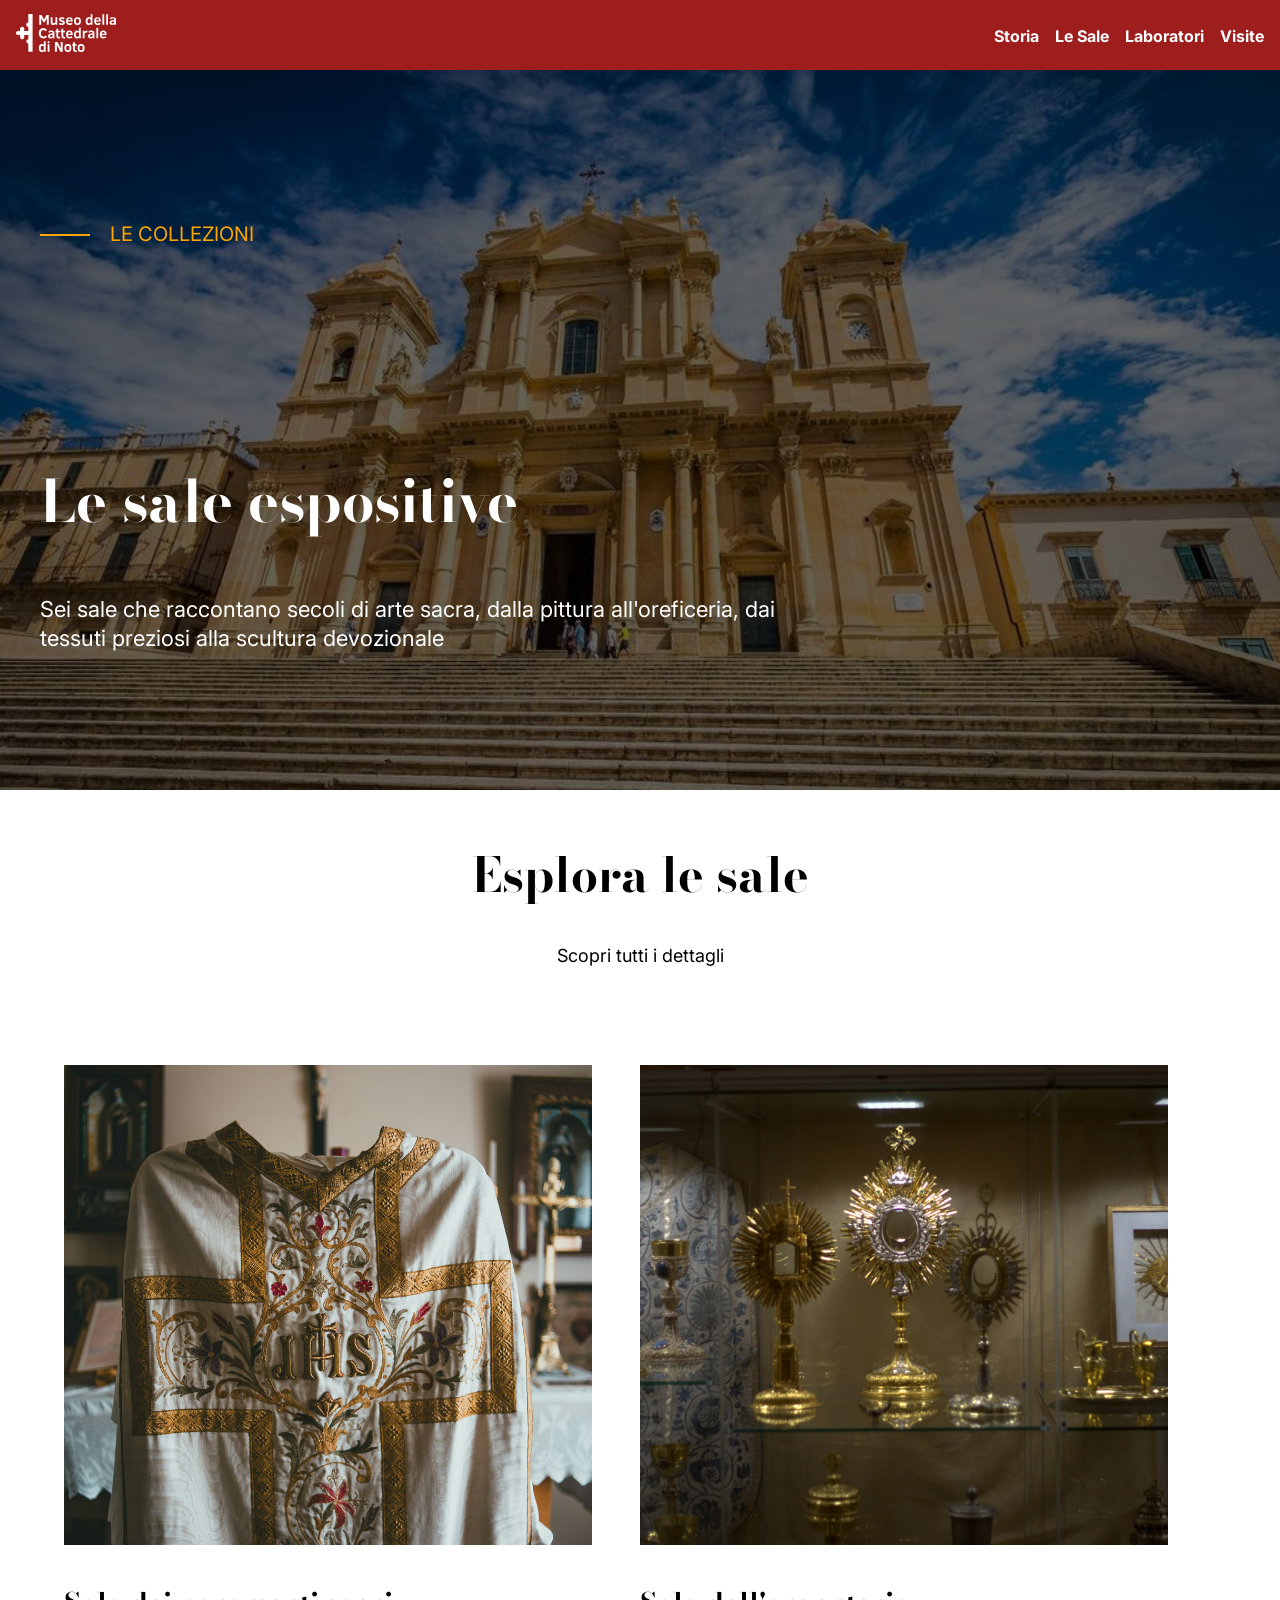
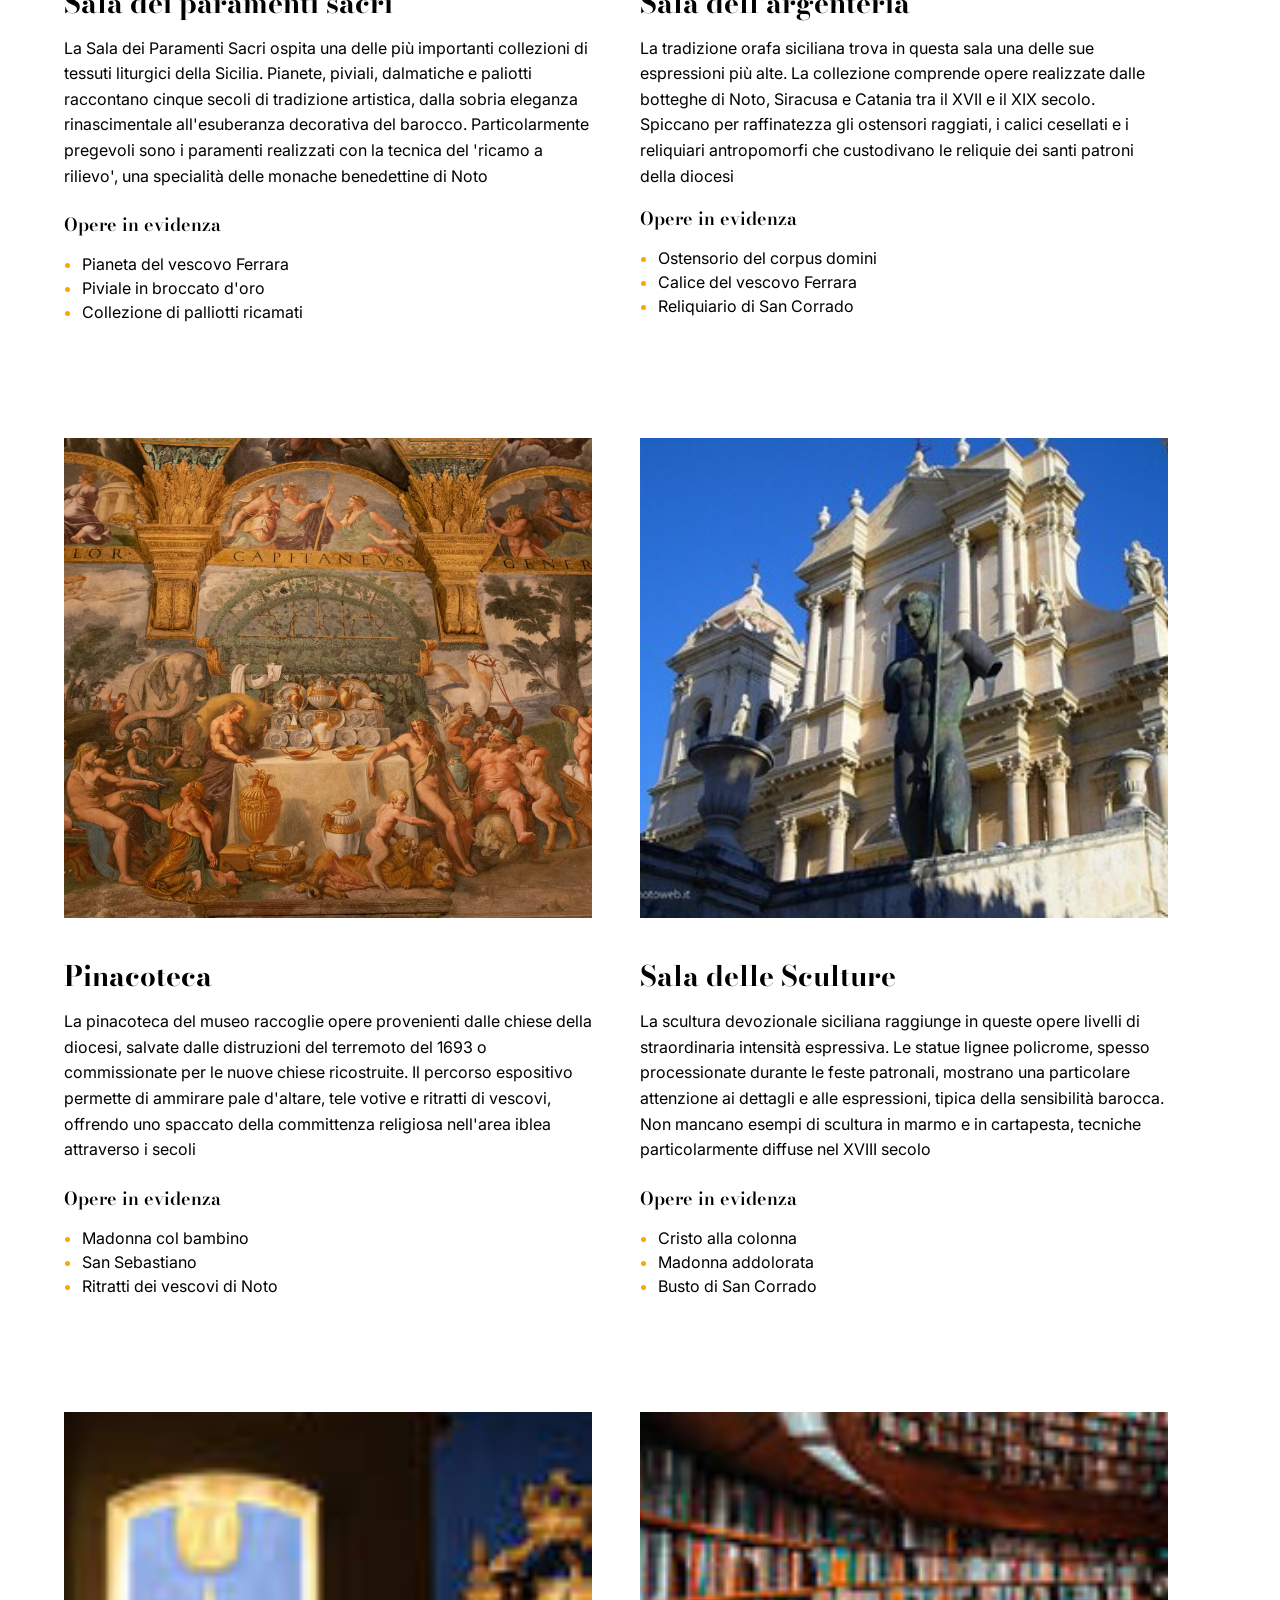
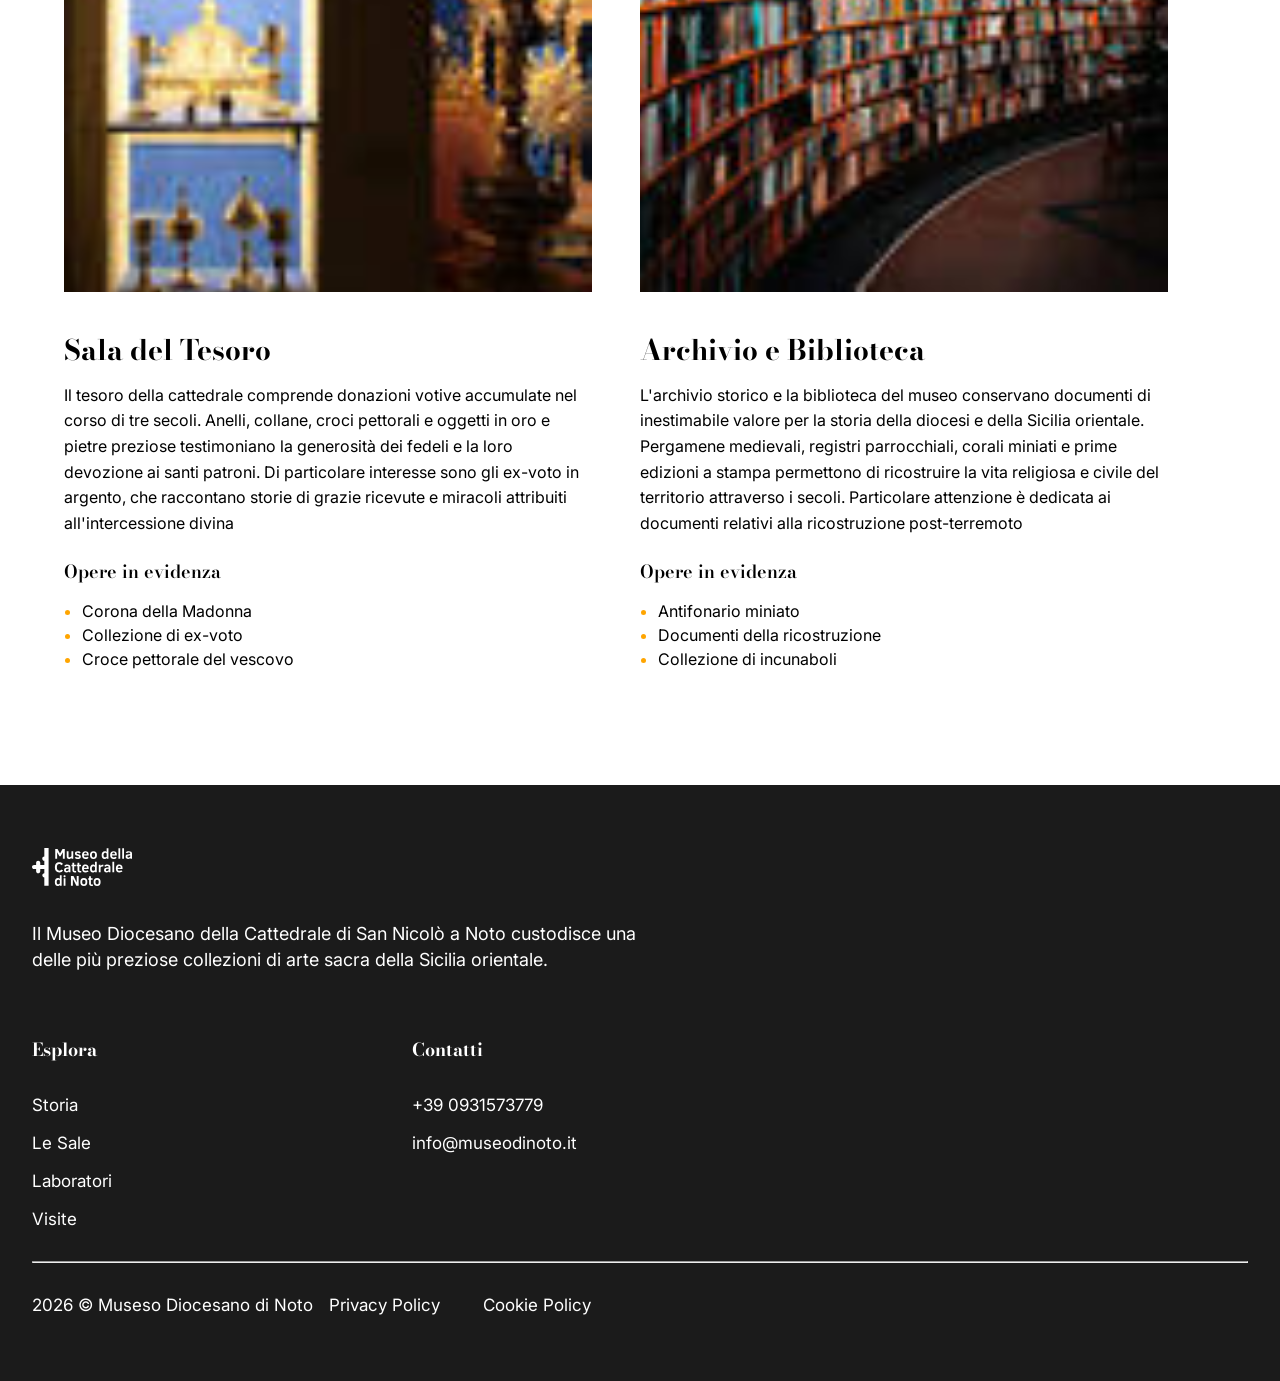
<file: le-sale.html>
<!DOCTYPE html>
<html lang="en">
<head>
    <meta charset="UTF-8">
    <meta name="viewport" content="width=device-width, initial-scale=1.0">
    <link rel="stylesheet" href="css/global.css">
    <link rel="stylesheet" href="css/le-sale.css">
     <link rel="preconnect" href="https://fonts.googleapis.com">
<link rel="preconnect" href="https://fonts.gstatic.com" crossorigin>
<link href="https://fonts.googleapis.com/css2?family=Bodoni+Moda:ital,opsz,wght@0,6..96,400..900;1,6..96,400..900&family=DM+Sans:ital,opsz,wght@0,9..40,100..1000;1,9..40,100..1000&family=Inter:wght@100..900&display=swap" rel="stylesheet">
    <title>Le Sale</title>
</head>
<body>
     <header>
        <nav class="main-nav">
            <ul>
                <li>
                    <a href="index.html">
                        <img class="marchio" src="assets/images/marchio-bianco-footer.svg" alt="marchio">
                    </a>
                </li>
            </ul>
            <ul>
                <li>
                    <a href="storia.html">Storia</a>
                </li>
                <li>
                    <a href="le-sale.html">Le Sale</a>
                </li>
                <li>
                    <a href="laboratori.html">Laboratori</a>
                </li>
                <li>
                    <a href="visite.html">Visite</a>
                </li>
            </ul>
        </nav>
    </header>
    <main>
             <div class="container-hero">
            <img class="img-hero" src="assets/images/hero-image.jpg" alt="museo-cattedrale-noto">
            <div class="container-hero-text">
                <p class="text-orange"><span class="line"></span>Le collezioni</p>  
                <section class="section-text-hero">
                    <h1>Le sale espositive</h1>
                    <p>Sei sale che raccontano secoli di arte sacra,
                        dalla pittura all'oreficeria,
                    dai tessuti preziosi alla scultura devozionale</p> 
                </section>
        
            </div>

        </div>
        <div>
            <section class="section-text">
                <h2>
                    Esplora le sale
                </h2>
                <p>
                    Scopri tutti i dettagli
                </p>
            </section>
        </div>
        <div class="container-padding">

            <div class="container-card-sale">
    
    
           
                <section class="rooms">
                    <div class="container-rooms">
                 <article class="room">
                    <img class="img" src="assets/images/sala-paramenti.jpg" alt="Sala paramenti sacri">
                    <section class="card-title"> 
                        <h3>Sala dei paramenti sacri</h3>
                    </section>
                    <section class="card-description">
                        <p>
                          La Sala dei Paramenti Sacri ospita una delle più importanti collezioni di tessuti liturgici della Sicilia.
                           Pianete, piviali, dalmatiche e paliotti raccontano cinque secoli di tradizione artistica,
                            dalla sobria eleganza rinascimentale all'esuberanza decorativa del barocco.
                             Particolarmente pregevoli sono i paramenti realizzati con la tecnica del 'ricamo a rilievo',
                           una specialità delle monache benedettine di Noto
                        </p>
            
                    </section>
            
                  <h3 class="room-subtitle">Opere in evidenza</h3>
                  <ul>
                    <li>Pianeta del vescovo Ferrara</li>
                    <li>Piviale in broccato d'oro</li>
                    <li>Collezione di palliotti ricamati</li>
                  </ul>
                 </article>
                 </div>
                 </section>
           
             
                <section class="rooms">
                    <div class="container-rooms">
                 <article class="room">
                    <img class="img" src="assets/images/sala-argenteria.jpg" alt="Sala Argenteria">
                 <section class="card-title">
                     <h3>Sala dell'argenteria</h3>
            
                 </section>
                  <p>
                    La tradizione orafa siciliana trova in questa sala una delle sue espressioni più alte.
                     La collezione comprende opere realizzate dalle botteghe di Noto,
                      Siracusa e Catania tra il XVII e il XIX secolo. Spiccano per raffinatezza gli ostensori raggiati,
                       i calici cesellati e i reliquiari antropomorfi che custodivano le reliquie dei santi patroni della diocesi
                  </p>
                  <h3 class="room-subtitle">Opere in evidenza</h3>
                  <ul>
                    <li>Ostensorio del corpus domini</li>
                    <li>Calice del vescovo Ferrara</li>
                    <li>Reliquiario di San Corrado</li>
                  </ul>
                 </article>
                 </div>
                 </section>
              
              
                <section class="rooms">
                    <div class="container-rooms">
                 <article class="room">
                  <img class="img" src="assets/images/sala-pinacoteca.jpg" alt="Pinacoteca">
                  <section class="card-title">
            
                      <h3>Pinacoteca</h3>
                  </section>
                  <section class="card-description">
                      <p>
                        La pinacoteca del museo raccoglie opere provenienti dalle chiese della diocesi,
                         salvate dalle distruzioni del terremoto del 1693 o commissionate per le nuove chiese ricostruite.
                          Il percorso espositivo permette di ammirare pale d'altare, tele votive e ritratti di vescovi,
                           offrendo uno spaccato della committenza religiosa nell'area iblea attraverso i secoli
                      </p>
            
                  </section>
                  <h3 class="room-subtitle">Opere in evidenza</h3>
                  <ul>
                    <li>Madonna col bambino</li>
                    <li>San Sebastiano</li>
                    <li>Ritratti dei vescovi di Noto</li>
                  </ul>
                 </article>
                 </div>
                 </section>
              
             
                <section class="rooms">
                    <div class="container-rooms">
                 <article class="room">
                  <img class="img" src="assets/images/sala-sculture.jpg" alt="Sala Sculture">
                  <section class="card-title">
                      <h3>Sala delle Sculture</h3>
            
                  </section>
                  <section class="card-description">
            
                      <p>
                        La scultura devozionale siciliana raggiunge in queste opere livelli di straordinaria intensità espressiva.
                         Le statue lignee policrome, spesso processionate durante le feste patronali,
                          mostrano una particolare attenzione ai dettagli e alle espressioni,
                           tipica della sensibilità barocca. Non mancano esempi di scultura in marmo e in cartapesta,
                            tecniche particolarmente diffuse nel XVIII secolo
                      </p>
                  </section>
                  <h3 class="room-subtitle">Opere in evidenza</h3>
                  <ul>
                    <li>Cristo alla colonna</li>
                    <li>Madonna addolorata</li>
                    <li>Busto di San Corrado</li>
                  </ul>
                 </article>
                 </div>
                 </section>
              
                <section class="rooms">
                    <div class="container-rooms">
                 <article class="room">
                  <img class="img" src="assets/images/sala-tesoro.jpg" alt="Sala del tesoro">
                  <section class="card-title">
            
                      <h3>Sala del Tesoro</h3>
                  </section>
                  <section class="card-description">
            
                      <p>
                        Il tesoro della cattedrale comprende donazioni votive accumulate nel corso di tre secoli.
                         Anelli, collane, croci pettorali e oggetti in oro e pietre preziose testimoniano
                          la generosità dei fedeli e la loro devozione ai santi patroni.
                           Di particolare interesse sono gli ex-voto in argento,
                            che raccontano storie di grazie ricevute e miracoli attribuiti all'intercessione divina
                      </p>
                  </section>
                  <h3 class="room-subtitle">Opere in evidenza</h3>
                  <ul>
                    <li>Corona della Madonna</li>
                    <li>Collezione di ex-voto</li>
                    <li>Croce pettorale del vescovo</li>
                  </ul>
                 </article>
                 </div>
                 </section>
                
          
                <section class="rooms">
                    <div class="container-rooms">
                 <article class="room">
                  <img class="img" src="assets/images/sala-biblioteca.jpg" alt="Biblioteca">
                  
                  <section class="card-title">
                      <h3>Archivio e Biblioteca</h3>
            
                  </section>
                  <section class="card-description">
            
                      <p>
                        L'archivio storico e la biblioteca del museo
                         conservano documenti di inestimabile valore per la storia della diocesi e della Sicilia orientale.
                          Pergamene medievali, registri parrocchiali,
                           corali miniati e prime edizioni a stampa permettono di ricostruire la vita religiosa e civile del territorio attraverso i secoli.
                            Particolare attenzione è dedicata ai documenti relativi alla ricostruzione post-terremoto
                      </p>
                  </section>
                  <h3 class="room-subtitle">Opere in evidenza</h3>
                  <ul>
                    <li>Antifonario miniato</li>
                    <li>Documenti della ricostruzione</li>
                    <li>Collezione di incunaboli</li>
                  </ul>
                 </article>
                 </div>
                 </section>
            
    
    
    
            </div>
        </div>
    </main>
    
    
      <footer>
        <img class="marchio" src="assets/images/marchio-bianco-footer.svg" alt="marchio">
        <p>
           Il Museo Diocesano della Cattedrale di San Nicolò a Noto
            custodisce una delle più preziose collezioni di arte sacra della Sicilia orientale. 
        </p>
       <div class="footer-tablet">
            <div>

                <h4>
                    Esplora
                </h4>
                <ul>
                    <li>
                        <a href="storia.html">Storia</a>
                    </li>
                    <li>
                        <a href="le-sale.html">Le Sale</a>
                    </li>
                    <li>
                        <a href="laboratori.html">Laboratori</a>
                    </li>
                    <li>
                        <a href="visite.html">Visite</a>
                    </li>
                </ul>
            </div>

            <div>
                <h4>Contatti</h4>
        
                <ul>
                    <li>
                        <a href="">+39 0931573779</a>
                    </li>
                    <li>
                        <a href="">info@museodinoto.it</a>
                    </li>
                </ul>

            </div>
   
       </div>
        <hr>
        <div class="container-policy">

            <ul class="copy">
   
                <li>2026 &copy; Museso Diocesano di Noto</li>
            </ul>
           <ul class="privacy-police">
               <li>
                   <a href="">Privacy Policy</a>
               </li>
               <li>
                   <a href="">Cookie Policy</a>
               </li>
           </ul> 
        </div>
    </footer>
    
</body>
</html>
</file>
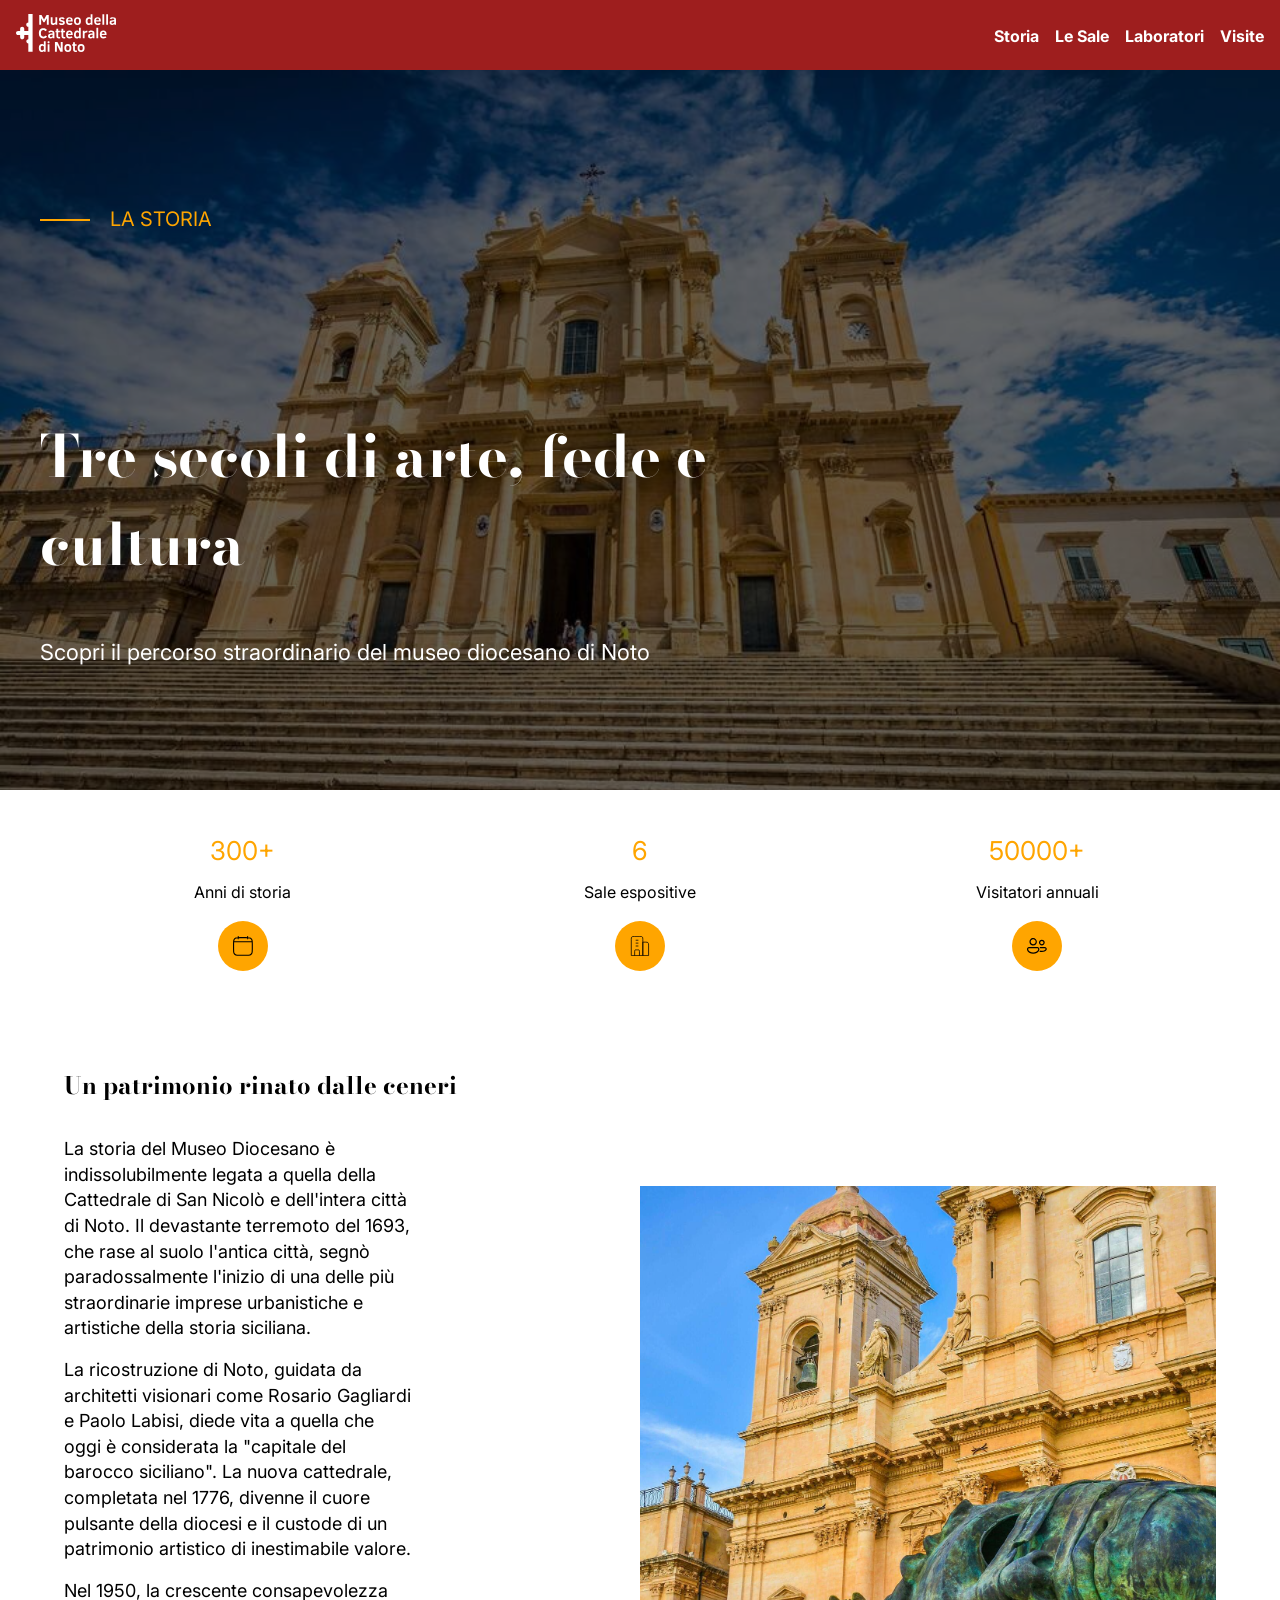
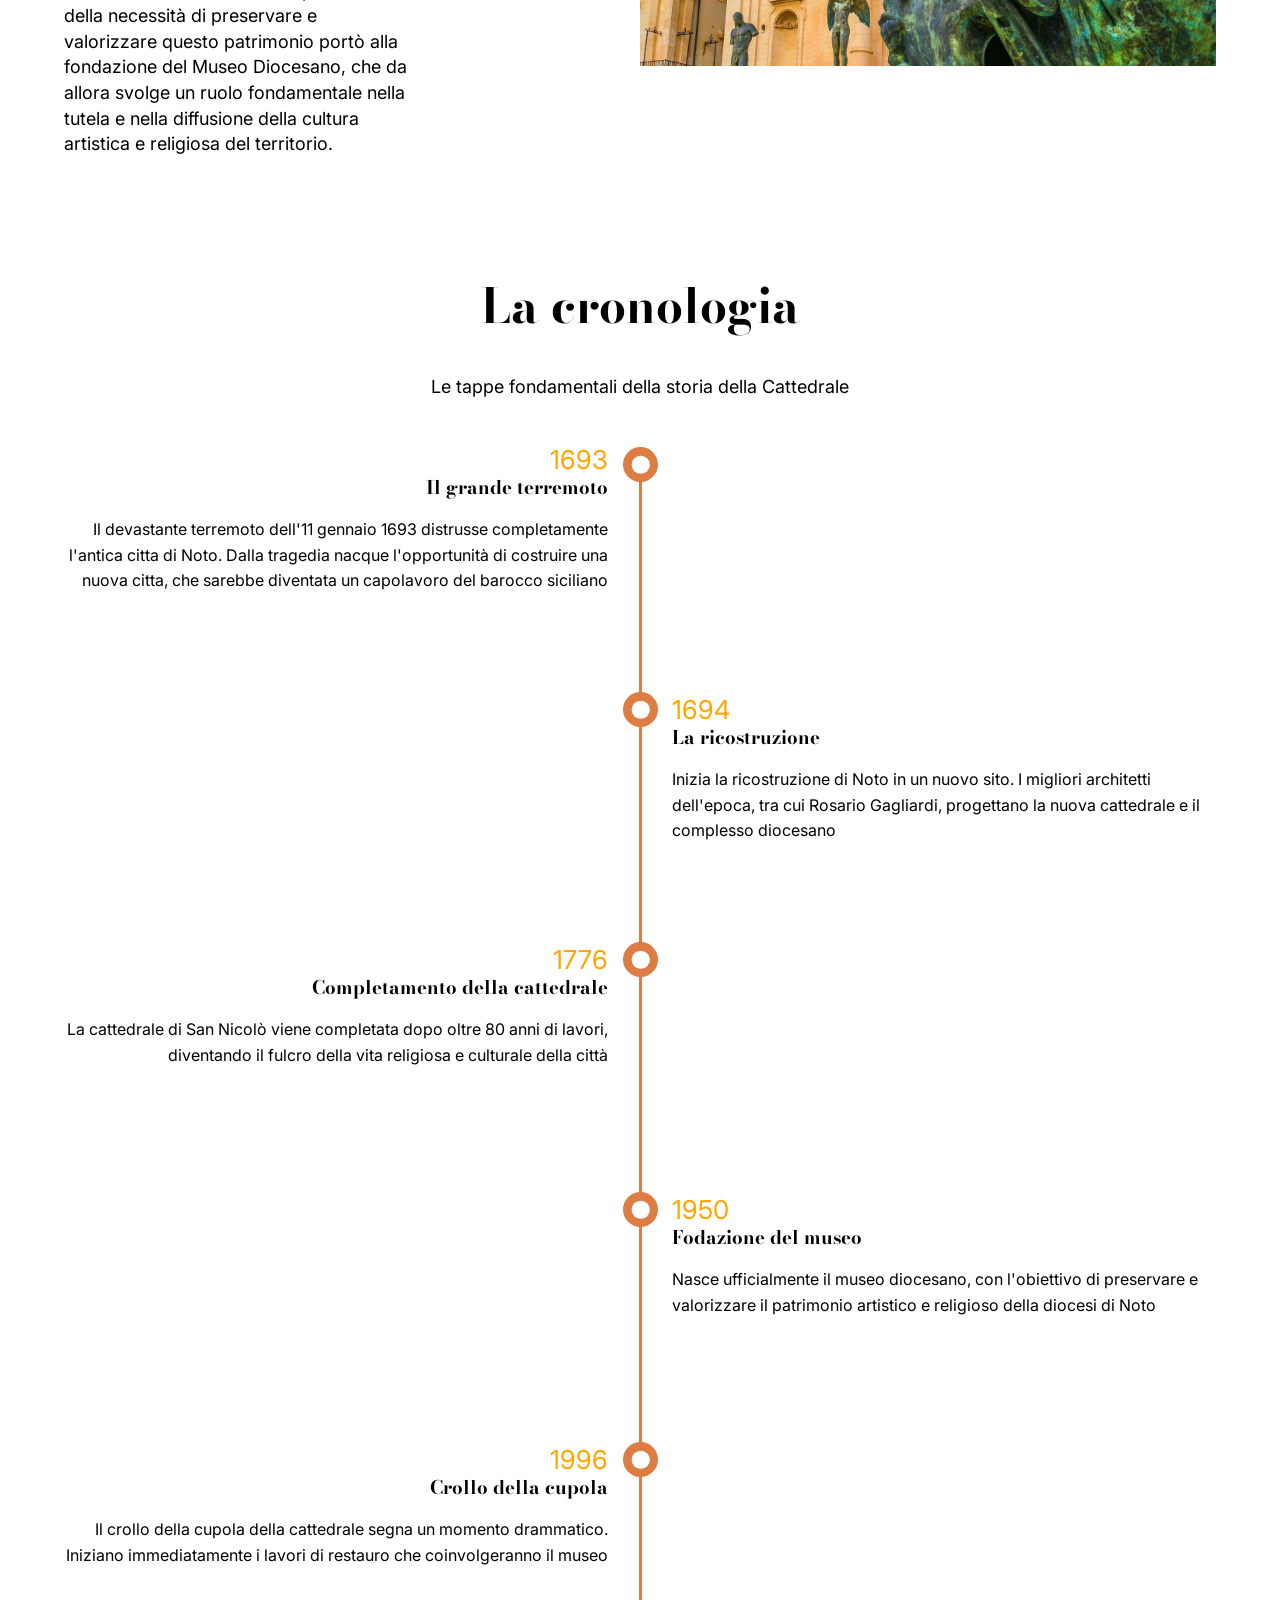
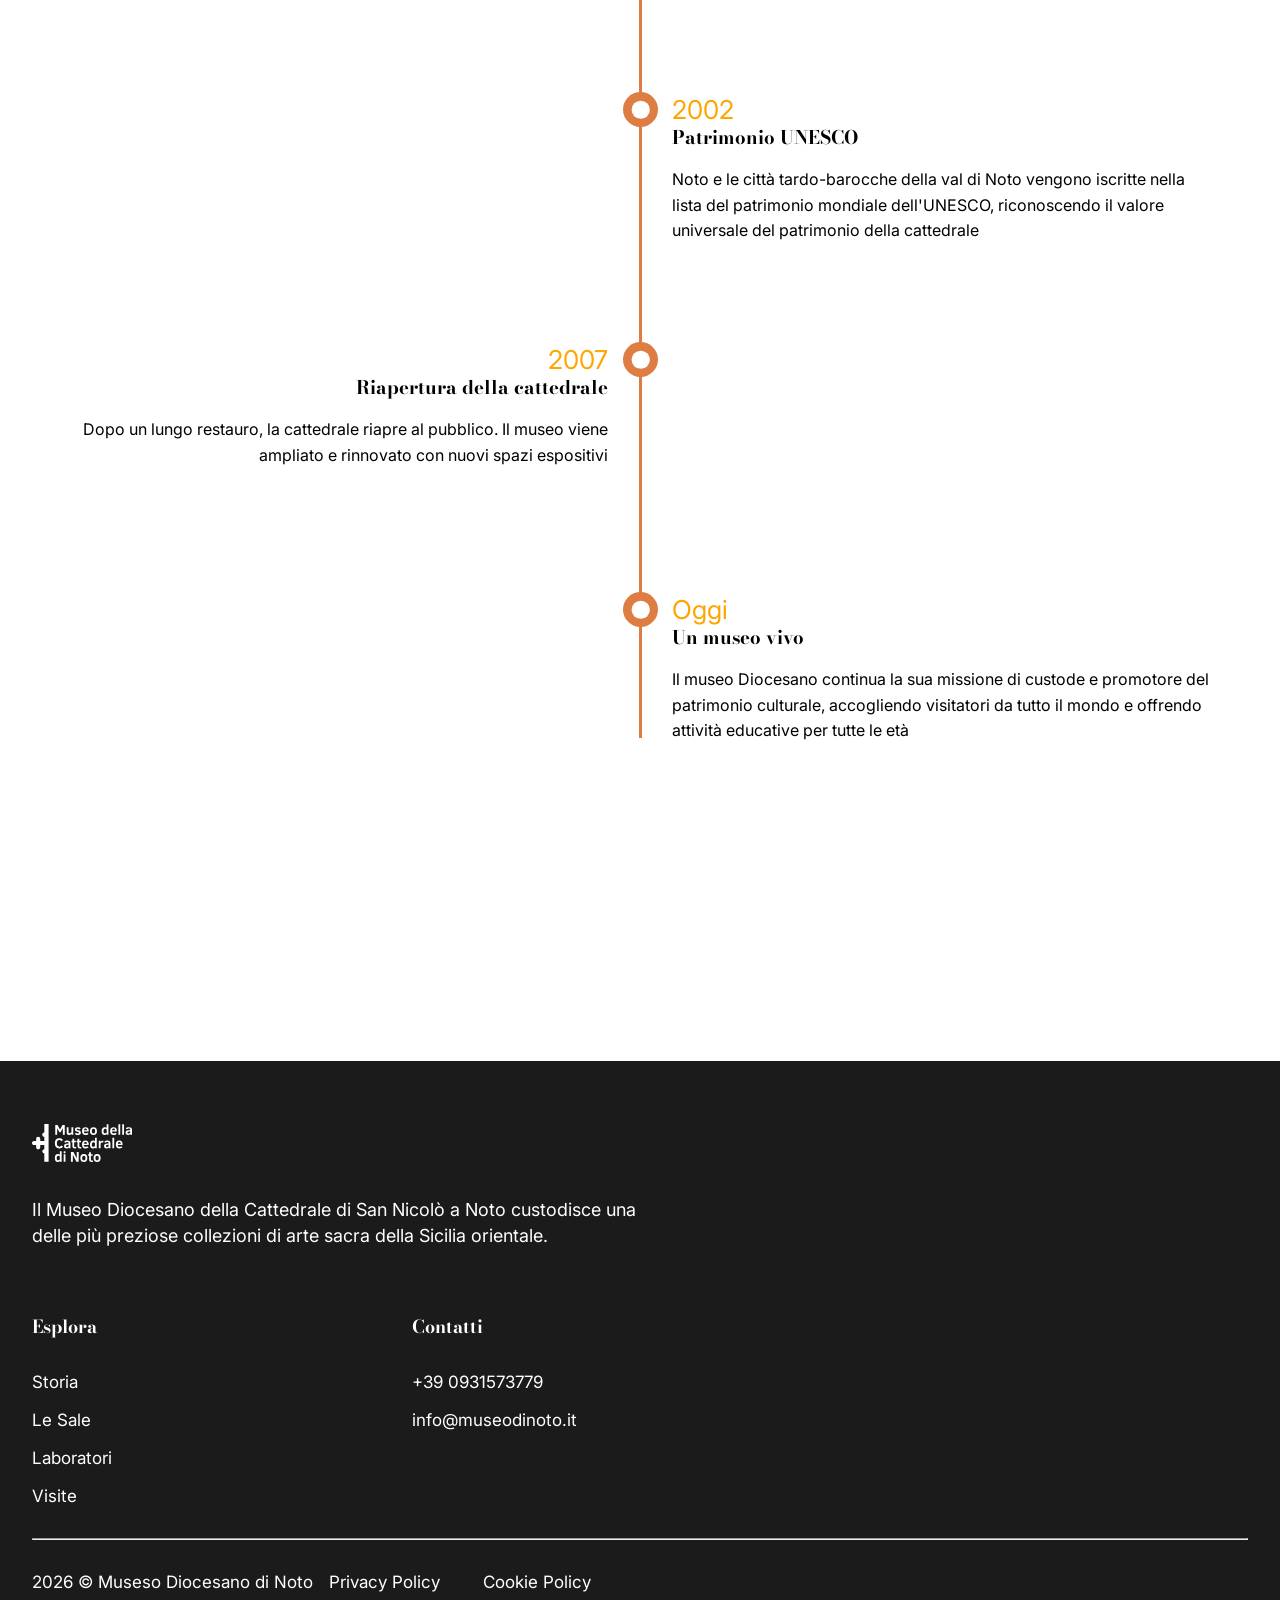
<file: storia.html>
<!DOCTYPE html>
<html lang="en">
<head>
    <meta charset="UTF-8">
    <meta name="viewport" content="width=device-width, initial-scale=1.0">
    <link rel="stylesheet" href="css/global.css">
    <link rel="stylesheet" href="css/lastoria.css">
     <link rel="preconnect" href="https://fonts.googleapis.com">
<link rel="preconnect" href="https://fonts.gstatic.com" crossorigin>
<link href="https://fonts.googleapis.com/css2?family=Bodoni+Moda:ital,opsz,wght@0,6..96,400..900;1,6..96,400..900&family=DM+Sans:ital,opsz,wght@0,9..40,100..1000;1,9..40,100..1000&family=Inter:wght@100..900&display=swap" rel="stylesheet">
    <title>La Storia</title>
</head>
<body>
      <header>
        <nav class="main-nav">
            <ul>
                <li>
                    <a href="index.html">
                       <img class="marchio" src="assets/images/marchio-bianco-footer.svg" alt="marchio">
                    </a>
                </li>
            </ul>
            <ul>
                <li>
                    <a href="storia.html">Storia</a>
                </li>
                <li>
                    <a href="le-sale.html">Le Sale</a>
                </li>
                <li>
                    <a href="laboratori.html">Laboratori</a>
                </li>
                <li>
                    <a href="visite.html">Visite</a>
                </li>
            </ul>
        </nav>
    </header>
    <main>
                <div class="container-hero">
            <img class="img-hero" src="assets/images/hero-image.jpg" alt="museo-cattedrale-noto">
            <div class="container-hero-text">
                <p class="text-orange"><span class="line"></span>La storia</p>  
                <section class="section-text-hero">
                    <h1>Tre secoli di arte, fede e cultura</h1>
                    <p>Scopri il percorso straordinario del museo diocesano di Noto</p> 
                </section>
                
            </div>
            </div>
            <div class="container-padding">

                <div class="container-all-statistic">
                  <div class="container-statistic">
                      <p class="orange">300+</p>
                      <p >Anni di storia</p>
                 <span class="container-icon"><img class="icon" src="assets/icon/agenda.svg" alt="icon"></span>

                  </div>
                  <div class="container-statistic">
                      <p class="orange">6</p>
                      <p>Sale espositive</p>
                    <span class="container-icon"><img class="icon" src="assets/icon/sale.svg" alt="icon"></span>

                  </div>
                  <div class="container-statistic">
                      <p class="orange">50000+</p>
                      <p>Visitatori annuali</p>
                      <span class="container-icon"><img class="icon" src="assets/icon/people.svg" alt="icon"></span>
                  </div>
              </div>
              <div>
                <div class="history-description-desktop">
                    <div class="container-desktop">

                        <img class="img" src="assets/images/imm-storia.jpg" alt="cattedrale di noto">
                    </div>
                    <div class="container-desktop">

                        <section class="section-text-history">
        
                            <h2>Un patrimonio rinato dalle ceneri</h2>
                            <p class="paragraph-description">La storia del Museo Diocesano è indissolubilmente legata a quella della Cattedrale di San Nicolò e dell'intera città di Noto. Il devastante terremoto del 1693, che rase al suolo l'antica città, segnò paradossalmente
                                 l'inizio di una delle più straordinarie imprese urbanistiche e artistiche della storia siciliana.</p>
            
                                 <p class="paragraph-description">La ricostruzione di Noto,
                                     guidata da architetti visionari come Rosario Gagliardi e Paolo Labisi,
                                      diede vita a quella che oggi è considerata la "capitale del barocco siciliano".
                                       La nuova cattedrale, completata nel 1776, divenne il cuore pulsante della diocesi
                                        e il custode di un patrimonio artistico di inestimabile valore.</p>
                                        <p class="paragraph-description">
                                            Nel 1950, la crescente consapevolezza della necessità di preservare
                                             e valorizzare questo patrimonio portò alla fondazione del Museo Diocesano,
                                              che da allora svolge un ruolo fondamentale nella tutela e nella diffusione
                                               della cultura artistica e religiosa del territorio.
                                        </p>
                        </section>
                    </div>

                </div>
                <section class="section-text">
                    <h2>La cronologia</h2>
                    <p>Le tappe fondamentali della storia della Cattedrale</p>

                </section>
                <div class="cronology">
                    <img src="assets/icon/linea-temporale.svg" alt="Linea temporale">
                    <div class="height-cronology">

                        <section class="container-left-text-cronology">
                            <p class="orange">1693</p>
                            <h3>Il grande terremoto</h3>
                            <p>
                                Il devastante terremoto dell'11 gennaio 1693
                                distrusse completamente l'antica citta di Noto.
                                Dalla tragedia nacque l'opportunità di costruire una nuova citta,
                                 che sarebbe diventata un capolavoro del barocco siciliano
                            </p>
                        </section>
                    </div>
                    <section class="container-right-text-cronology container-margin-text-cronology">
                        <p class="orange">1694</p>
                        <h3>La ricostruzione</h3>
                        <p>
                            Inizia la ricostruzione di Noto in un nuovo sito. I migliori architetti dell'epoca,
                            tra cui Rosario Gagliardi, progettano la nuova cattedrale e il complesso diocesano
                        </p>
                    </section>
                       <section class="container-left-text-cronology container-margin1-text-cronology">
                        <p class="orange">1776</p>
                        <h3>Completamento della cattedrale</h3>
                        <p>
                           La cattedrale di San Nicolò viene completata dopo oltre 80 anni di lavori,
                           diventando il fulcro della vita religiosa e culturale della città
                        </p>
                    </section>
                      <section class="container-right-text-cronology container-margin2-text-cronology">
                        <p class="orange">1950</p>
                        <h3>Fodazione del museo</h3>
                        <p>
                            Nasce ufficialmente il museo diocesano,
                             con l'obiettivo di preservare e valorizzare il patrimonio artistico 
                            e religioso della diocesi di Noto
                        </p>
                    </section>
                      <section class="container-left-text-cronology container-margin3-text-cronology">
                        <p class="orange">1996</p>
                        <h3>Crollo della cupola</h3>
                        <p>
                            Il crollo della cupola della cattedrale segna un momento drammatico.
                            Iniziano immediatamente i lavori di restauro che coinvolgeranno il museo
                        </p>
                    </section>
                      <section class="container-right-text-cronology container-margin4-text-cronology">
                        <p class="orange">2002</p>
                        <h3>Patrimonio UNESCO</h3>
                        <p>
                            Noto e le città tardo-barocche della val di Noto vengono
                            iscritte nella lista del patrimonio mondiale dell'UNESCO,
                             riconoscendo il valore universale del patrimonio della cattedrale
                        </p>
                    </section>
                          <section class="container-left-text-cronology container-margin5-text-cronology">
                        <p class="orange">2007</p>
                        <h3>Riapertura della cattedrale</h3>
                        <p>
                           Dopo un lungo restauro, la cattedrale riapre al pubblico.
                           Il museo viene ampliato e rinnovato con nuovi spazi espositivi
                        </p>
                    </section>
                          <section class="container-right-text-cronology container-margin6-text-cronology">
                        <p class="orange">Oggi</p>
                        <h3>Un museo vivo</h3>
                        <p>
                            Il museo Diocesano continua la sua missione di custode e promotore del patrimonio culturale,
                            accogliendo visitatori da tutto il mondo e offrendo attività educative per tutte le età
                        </p>
                    </section>   
                </div>
              </div>
            </div>

    </main>
  <footer>
        <img class="marchio" src="assets/images/marchio-bianco-footer.svg" alt="marchio">
        <p>
           Il Museo Diocesano della Cattedrale di San Nicolò a Noto
            custodisce una delle più preziose collezioni di arte sacra della Sicilia orientale. 
        </p>
       <div class="footer-tablet">
            <div>

                <h4>
                    Esplora
                </h4>
                <ul>
                    <li>
                        <a href="storia.html">Storia</a>
                    </li>
                    <li>
                        <a href="le-sale.html">Le Sale</a>
                    </li>
                    <li>
                        <a href="laboratori.html">Laboratori</a>
                    </li>
                    <li>
                        <a href="visite.html">Visite</a>
                    </li>
                </ul>
            </div>

            <div>
                <h4>Contatti</h4>
        
                <ul>
                    <li>
                        <a href="">+39 0931573779</a>
                    </li>
                    <li>
                        <a href="">info@museodinoto.it</a>
                    </li>
                </ul>

            </div>
   
       </div>
        <hr>
        <div class="container-policy">

            <ul class="copy">
   
                <li>2026 &copy; Museso Diocesano di Noto</li>
            </ul>
           <ul class="privacy-police">
               <li>
                   <a href="">Privacy Policy</a>
               </li>
               <li>
                   <a href="">Cookie Policy</a>
               </li>
           </ul> 
        </div>
    </footer>
    
</body>
</html>
</file>
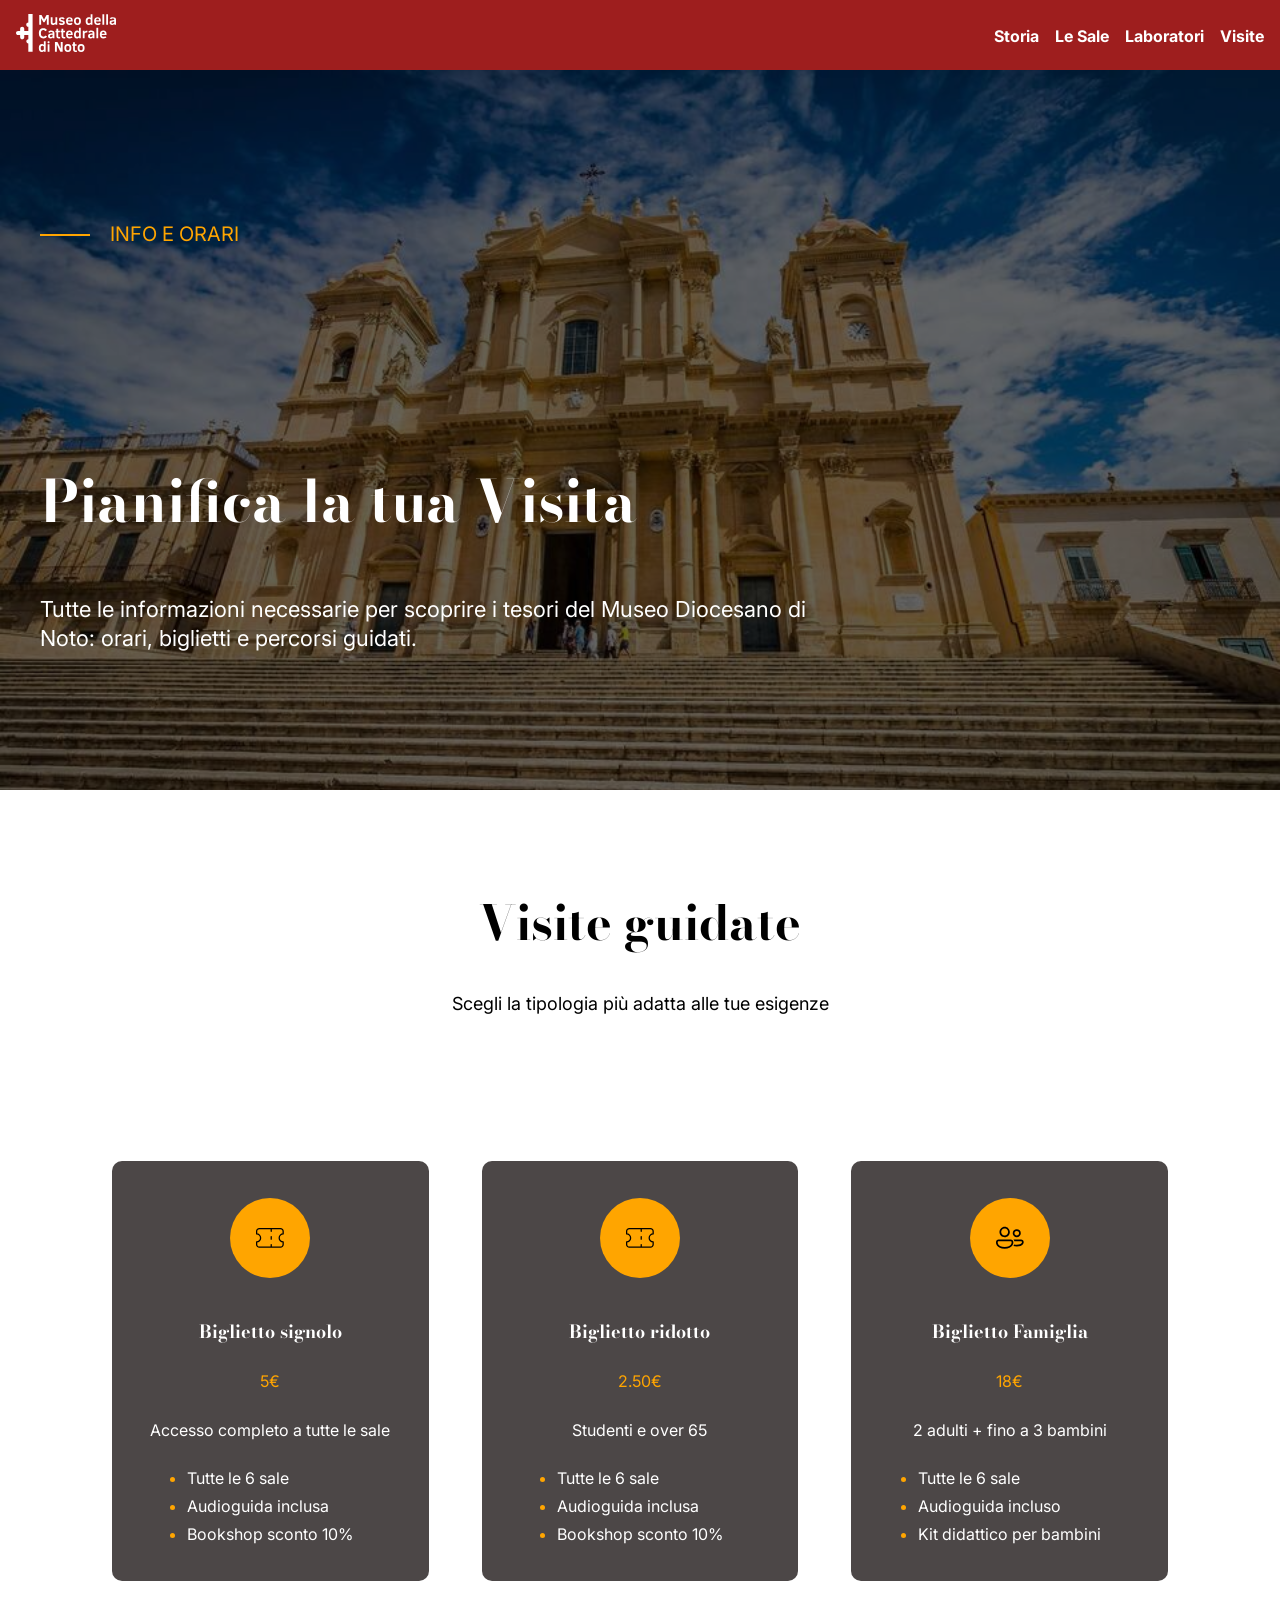
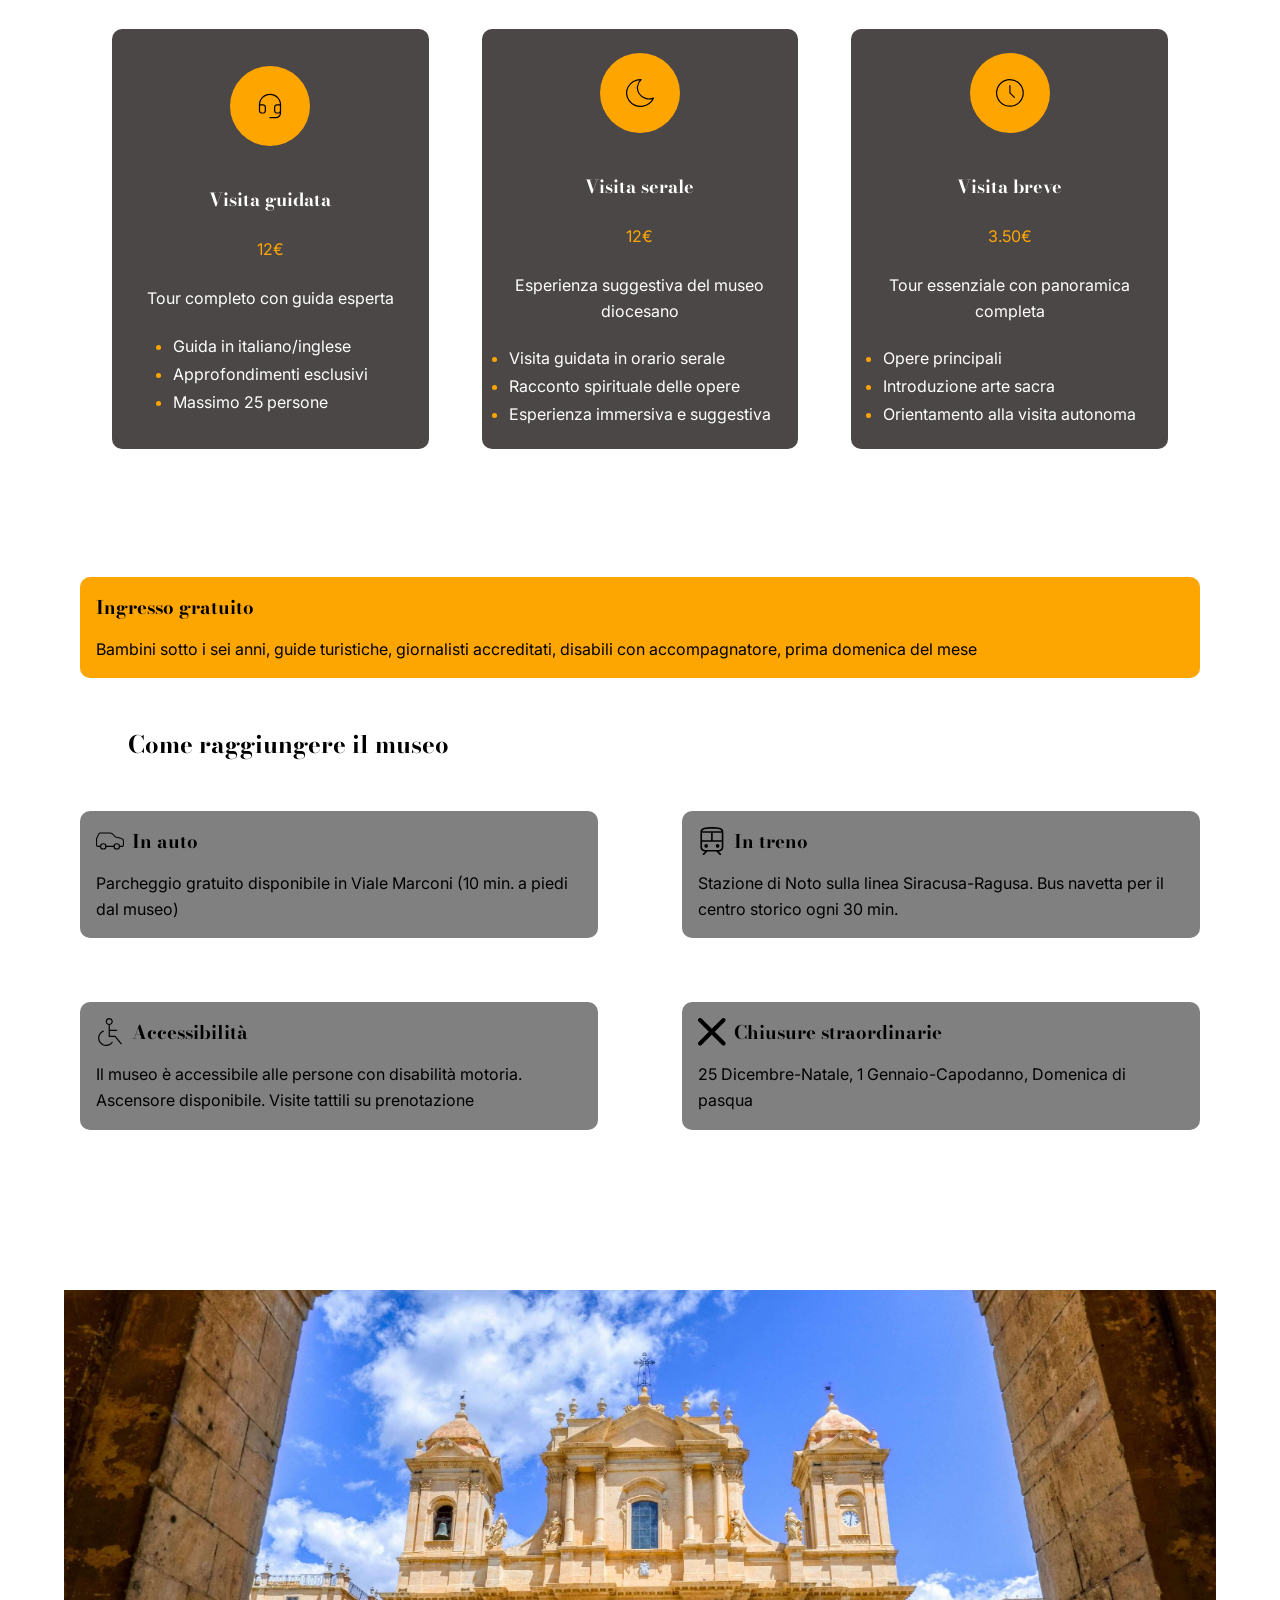
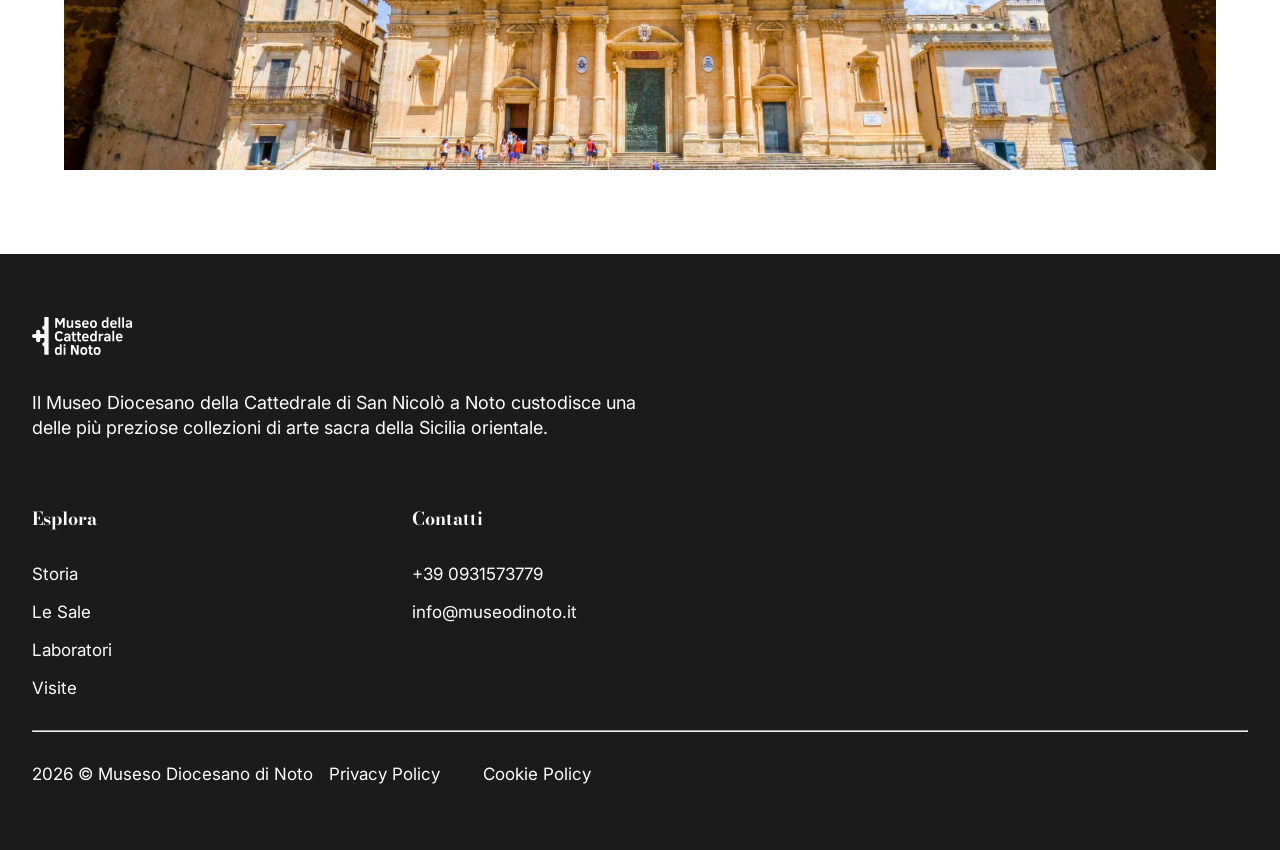
<file: visite.html>
<!DOCTYPE html>
<html lang="it">
<head>
    <meta charset="UTF-8">
    <meta name="viewport" content="width=device-width, initial-scale=1.0">
    <link rel="stylesheet" href="css/visite.css">
    <link rel="stylesheet" href="css/global.css">
    <link rel="preconnect" href="https://fonts.googleapis.com">
<link rel="preconnect" href="https://fonts.gstatic.com" crossorigin>
<link href="https://fonts.googleapis.com/css2?family=Bodoni+Moda:ital,opsz,wght@0,6..96,400..900;1,6..96,400..900&family=DM+Sans:ital,opsz,wght@0,9..40,100..1000;1,9..40,100..1000&family=Inter:wght@100..900&display=swap" rel="stylesheet">
    <title>Visite - Museo della Cattedrale di Noto</title>
</head>
<body>
    <header>
        <nav class="main-nav">
            <ul>
                <li>
                    <a href="index.html">
                        <img class="marchio" src="assets/images/marchio-bianco-footer.svg" alt="marchio">
                    </a>
                </li>
            </ul>
            <ul>
                <li><a href="storia.html">Storia</a></li>
                <li><a href="le-sale.html">Le Sale</a></li>
                <li><a href="laboratori.html">Laboratori</a></li>
                <li><a href="visite.html">Visite</a></li>
            </ul>
        </nav>
    </header>

    <main>
        <div class="container-hero">
            <img class="img-hero" src="assets/images/hero-image.jpg" alt="cattedrale-di-noto">
            <div class="container-hero-text">
                <p class="text-orange"><span class="line"></span>info e orari</p>  
                <section class="section-text-hero">
                    <h1>Pianifica la tua Visita</h1>
                    <p>Tutte le informazioni necessarie per scoprire i tesori del Museo Diocesano di Noto: orari, biglietti e percorsi guidati.</p> 
                </section>
            </div>
        </div>

        <div class="container-padding">
            <section class="section-text">
                <h2>Visite guidate</h2>
                <p>Scegli la tipologia più adatta alle tue esigenze</p>
            </div>

            <div class="container-ticket">
                     <div class="ticket">
                       <span class="container-icon container-icon-xm"><img class="icon icon-xm" src="assets/icon/biglietti.svg" alt="icon"></span> 
                       <section class="content-ticket">

                           <h3 class="text-ticket">Biglietto signolo</h3>
                             <p class="orange text-ticket">5€</p>
                             <p  class="text-ticket">Accesso completo a tutte le sale</p>
                             <ul class="list-ticket">
                                <li>Tutte le 6 sale</li>
                                <li>Audioguida inclusa</li>
                                <li>Bookshop sconto 10%</li>
                             </ul>
                       </section> 
                     </div>
                     <div class="ticket">
                       <span class="container-icon container-icon-xm"><img class="icon icon-xm" src="assets/icon/biglietti.svg" alt="icon"></span> 
                       <section class="content-ticket">

                           <h3 class="text-ticket">Biglietto ridotto</h3>
                             <p class="orange text-ticket">2.50€</p>
                             <p  class="text-ticket">Studenti e over 65</p>
                             <ul class="list-ticket">
                                <li>Tutte le 6 sale</li>
                                <li>Audioguida inclusa</li>
                                <li>Bookshop sconto 10%</li>
                             </ul>
                       </section> 
                     </div>
                     <div class="ticket">
                       <span class="container-icon container-icon-xm"><img class="icon icon-xm" src="assets/icon/people.svg" alt="icon"></span> 
                       <section class="content-ticket">

                           <h3 class="text-ticket">Biglietto Famiglia</h3>
                             <p class="orange text-ticket">18€</p>
                             <p  class="text-ticket">2 adulti + fino a 3 bambini</p>
                             <ul class="list-ticket">
                                <li>Tutte le 6 sale</li>
                                <li>Audioguida incluso</li>
                                <li>Kit didattico per bambini</li>
                             </ul>
                       </section> 
                     </div>
                     <div class="ticket">
                       <span class="container-icon container-icon-xm"><img class="icon icon-xm" src="assets/icon/headset.svg" alt="icon"></span> 
                       <section class="content-ticket">

                           <h3 class="text-ticket">Visita guidata</h3>
                             <p class="orange text-ticket">12€</p>
                             <p  class="text-ticket">Tour completo con guida esperta</p>
                             <ul class="list-ticket">
                                <li>Guida in italiano/inglese</li>
                                <li>Approfondimenti esclusivi</li>
                                <li>Massimo 25 persone</li>
                             </ul>
                       </section> 
                     </div>
                     <div class="ticket">
                       <span class="container-icon container-icon-xm"><img class="icon icon-xm" src="assets/icon/moon.svg" alt="icon"></span> 
                       <section class="content-ticket">

                           <h3 class="text-ticket">Visita serale</h3>
                             <p class="orange text-ticket">12€</p>
                             <p  class="text-ticket">Esperienza suggestiva del museo diocesano</p>
                             <ul class="list-ticket">
                                <li>Visita guidata in orario serale</li>
                                <li>Racconto spirituale delle opere</li>
                                <li>Esperienza immersiva e suggestiva</li>
                             </ul>
                       </section> 
                     </div>
                     <div class="ticket">
                       <span class="container-icon container-icon-xm"><img class="icon icon-xm" src="assets/icon/orologio.svg" alt="icon"></span> 
                       <section class="content-ticket">

                           <h3 class="text-ticket">Visita breve</h3>
                             <p class="orange text-ticket">3.50€</p>
                             <p  class="text-ticket">Tour essenziale con panoramica completa</p>
                             <ul class="list-ticket">
                                <li>Opere principali</li>
                                <li>Introduzione arte sacra</li>
                                <li>Orientamento alla visita autonoma</li>
                             </ul>
                       </section> 
                     </div>
                    
 
                 </div>
                 <div class="container-padding">

                     <div class=" info-visit">
                        <section class="section-text-info-visit">
                            <h3>Ingresso gratuito</h3>
                        </section>
                        <section>
                            <p>
                                Bambini sotto i sei anni, guide turistiche, giornalisti accreditati, 
                                disabili con accompagnatore, prima domenica del mese
                            </p>
                        </section>
                     </div>
                     <section class="container-padding">
                        <h2>
                           Come raggiungere il museo 
                        </h2>
                     </section>
                     <div class="container-all-info-visit">

                         <div class="info-visit background-list-visit">
                            <section class="section-text-info-visit">
                                <div>
                                    <img class="icon icon-xm" src="assets/icon/auto.svg" alt="icon">
                                </div>
                                <h3>In auto</h3>
                            </section>
                            <section>
                                <p>
                                   Parcheggio gratuito disponibile in Viale Marconi (10 min. a piedi dal museo)
                                </p>
                            </section>
                         </div>
                         <div class="info-visit background-list-visit">
                            <section class="section-text-info-visit">
                                <div>
                                    <img class="icon icon-xm" src="assets/icon/treno.svg" alt="icon">
                                </div>
                                <h3>In treno</h3>
                            </section>
                            <section>
                                <p>
                                    Stazione di Noto sulla linea Siracusa-Ragusa. 
                                    Bus navetta per il centro storico ogni 30 min.
                                </p>
                            </section>
                         </div>
                         <div class="info-visit background-list-visit">
                            <section class="section-text-info-visit">
                                <div>
                                    <img class="icon icon-xm" src="assets/icon/disabilità.svg" alt="icon">
                                </div>
                                <h3>Accessibilità</h3>
                            </section>
                            <section>
                                <p>
                                    Il museo è accessibile alle persone con disabilità motoria. 
                                    Ascensore disponibile. Visite tattili su prenotazione
                                </p>
                            </section>
                         </div>
                         <div class="info-visit background-list-visit">
                            <section class="section-text-info-visit">
                                <div>
                                    <img class="icon icon-xm" src="assets/icon/chiuso.svg" alt="icon">
                                </div>
                                <h3>Chiusure straordinarie</h3>
                            </section>
                            <section>
                                <p>
                                    25 Dicembre-Natale, 1 Gennaio-Capodanno, Domenica di pasqua
                                </p>
                            </section>
                         </div>
                     </div>
                 </div>
               
               
                
        <div class="container-padding">
            <img class="img" src="assets/images/imm-ticket.jpg" alt="cattedrale di noto">
        </div>
    </main>

   <footer>
        <img class="marchio" src="assets/images/marchio-bianco-footer.svg" alt="marchio">
        <p>
           Il Museo Diocesano della Cattedrale di San Nicolò a Noto
            custodisce una delle più preziose collezioni di arte sacra della Sicilia orientale. 
        </p>
       <div class="footer-tablet">
            <div>

                <h4>
                    Esplora
                </h4>
                <ul>
                    <li>
                        <a href="storia.html">Storia</a>
                    </li>
                    <li>
                        <a href="le-sale.html">Le Sale</a>
                    </li>
                    <li>
                        <a href="laboratori.html">Laboratori</a>
                    </li>
                    <li>
                        <a href="visite.html">Visite</a>
                    </li>
                </ul>
            </div>

            <div>
                <h4>Contatti</h4>
        
                <ul>
                    <li>
                        <a href="">+39 0931573779</a>
                    </li>
                    <li>
                        <a href="">info@museodinoto.it</a>
                    </li>
                </ul>

            </div>
   
       </div>
        <hr>
        <div class="container-policy">

            <ul class="copy">
   
                <li>2026 &copy; Museso Diocesano di Noto</li>
            </ul>
           <ul class="privacy-police">
               <li>
                   <a href="">Privacy Policy</a>
               </li>
               <li>
                   <a href="">Cookie Policy</a>
               </li>
           </ul> 
        </div>
    </footer>
</body>
</html>
</file>
<file: css/global.css>
*{
    margin: 0;
    padding: 0;
    box-sizing: border-box;
}
body{
    font-family: 'Inter';
}
header{
    width: 100%;
    height: 50px;
    background-color: #9E1E1E;
}
.main-nav a{
    font-size: 14px;
color: white;
} 
header nav{
    width: inherit;
    height: inherit;
    display: flex;
    justify-content: space-between;
    align-items: center;
    padding: 0 1rem;
}

header nav ul{
    list-style: none;
    display: flex;
    gap: 1rem;
}
ul li::marker{
    color: orange;
}
a{
    text-decoration: none;
    color: black;
    cursor: pointer;

}
h1, h2, h3, h4, h5{
    font-family: 'Bodoni Moda';
}
p{
    line-height: 1.6rem;
    
}

header nav ul li a{
    font-weight: bold;
}
.marchio{
    width: 80px;
    height: 100px;
}
.container-section{
    padding:2rem 2rem 0;
    text-align: center;
}
.container-section h2,
.container-section p{
    margin-bottom:2rem;
}
.text-orange{
    display: flex;
    align-items: center;
    text-transform: uppercase;
    gap: 20px;
    color: orange;
    margin-bottom: 50px;
    
}
.line{
    width: 50px;
    height: 2px;
    background-color: orange;
}
.container-hero{
    position:relative;
    height: 47rem;
   
}
.img-hero{
    width: 100%;
    height: 100%;
    filter: brightness(0.4);
    object-fit: cover;
}
.container-hero-text{
    position: absolute;
    padding: 2.5rem;
    height: inherit;
    display: flex;
    top: 2rem;
    flex-direction: column;
    justify-content: space-around; 
    color: white;
}
.section-text-hero{
    color: white;
    margin-bottom: 50px;
}

.section-text-hero h1{
    margin-bottom: 50px;
    font-size: 34px;
    max-width: 70%;

}
.section-text-hero p{
    line-height: 1.8rem;
    font-size: 18px;
     max-width: 68%;
    
}
.section-text-hero h2{
    margin-bottom: 50px;
}
.icon{
    width: 20px;
    height: 20px;
}
.icon-xs{
    width: 10px;
    height: 10px;
}
.container-icon,
.container-icon-xs{
    background-color: orange;
    border-radius: 50%;
    width: 50px;
    height: 50px;
    display: flex;
    align-items: center;
    justify-content: center;
}
.container-icon-xs{
    width: 25px;
    height: 25px;
}
.container-padding{
    padding: 48px 16px;
}
.section-text h2,
.section-text p{
    text-align: center;
}

.section-text h2{
    margin-top: 3rem;
    margin-bottom: 32px;
}
.section-text p{
    margin-bottom: 48px;
}

.img{
    width: 100%;
    object-fit: cover;
    height: 360px;
    margin-bottom: 32px;
}
.card-title{
    font-family: 'Bodoni Moda';
    font-size: 22px;
    font-weight: 600;
    margin-bottom: 12px;
}
.card-description{
    margin-bottom: 22px;
}
.orange{
    font-size: 26px;
    color: orange;
}
.container-all-statistic{
    width: 100%;
    margin-bottom: 48px;
    display: flex;
    justify-content: space-between;
    gap: 2.5rem;
}
.container-statistic{
    width: 100%;
    display: flex;
    flex-direction: column;
    align-items: center;
    justify-content: space-between;
    text-align: center;
    gap: 1rem;
}
.paragraph-description{
    margin-bottom: 16px;
    max-width: 350px;
}
.container-ticket{
    margin-bottom: 64px;
    margin: 0 48px;
}
.ticket{
    background-color: #4c4747;
    color: white;
    margin-bottom: 32px;
    display: flex;
    flex-direction: column;
    align-items: center;
    padding: 40px;
    gap: 1.2rem;
    text-align: center;
    border-radius: 10px;
}
.content-ticket{
    display: flex;
    flex-direction: column;
    gap: 1rem;
    align-items: center;
}
 .text-ticket:first-child{
    font-weight: bold;
    font-size: 18px;
}
.text-ticket:nth-child(2),
.text-ticket:nth-child(3){
    font-size: 16px;
}
.text-orange-contact{
    display: flex;
    align-items: center;
    gap: 1rem;
    color: orange;
    text-transform: uppercase;
    margin-bottom: 16px;
}
.text-contact{
    padding-left: 67px;
    margin-bottom: 32px;
    display: flex;
    gap: 10px;
}

footer{
    background-color: #1b1b1b;
    padding: 32px 32px 16px;
    color: white;
}
footer p {
    margin-bottom: 32px;
    width: 50%;
}
footer h4{
    margin-bottom: 32px;
}
footer ul {
    list-style: none;
    margin-bottom: 32px;
}
footer ul li{
    margin-bottom: 18px;
    font-size: 14px;

}
footer ul li a {
    color: white;
}
hr{
    margin-bottom: 32px;
}
.privacy-police{
    display: flex;
    gap: 2.7rem;
}
.copy{
    margin-bottom: 16px;
}
.privacy-police li {
    font-size: 12px;
}


@media(min-width:678px) {
    header{
        height: 70px;
        font-size: 18px;
    }
    .main-nav a{
     font-size: 16px;
     color: white;
    }
    .marchio{
        width: 100px;
      
    }
    .container-padding,
    .container-ticket {
        padding: 48px 64px;
    }
    .img{
        width: 100%;
        height: 480px;
    }
    .section-text-hero h1{
        font-size: 58px;
        max-width: 80%;
      
    }
    .section-text-hero p{
    font-size: 22px;
      max-width: 70%;
}
.container-hero {
    height: 45rem;
}
.text-orange{
    font-size: 20px;
}
.section-text h2{
    font-size: 48px;
}
.section-text p,
.paragraph-description{
    font-size: 18px;
}
.card-title{
    font-size: 24px;

}
.ticket{
    height: 420px;
    display: flex;
    align-items: center;
    justify-content: center;
    font-size: 22px;
    gap: 2.5rem;
 
   }
   .content-ticket{
    gap: 1.5rem;
   }
   .container-icon-xm{
     width: 80px;
    height: 80px;

   }
   .icon-xm{
        width: 28px;
    height: 28px;
   }
   footer{
    font-size: 18px;
   }
   .footer-tablet{
    display: flex;
   gap: 300px;
   margin-top: 64px;
   }
   
   .container-policy{
    display: flex;
    gap: 16px;
   }
   footer ul li,
   footer ul li a{
    font-size: 17px;
   }
 
   
}
@media(min-width:1024px) {
    .container-card{
        display: flex;
        justify-content: space-between;
       
    }
    .card{
        flex: 0 0 30%;
    }
    figure{
        min-height: 40rem;
    }
    .container-desktop-description{
        display: flex;
        justify-content: space-between;
        gap: 32px;
    }    
    .container-ticket{
        display: flex;
        gap: 1rem;
        justify-content: space-between;
        flex-wrap: wrap;
    }
    .ticket{
       flex: 0 0 30%;
       padding: 0.5rem; 
    }
    .ticket ul li{
        font-size: 16px;
    }
    .contact-desktop{
        display: flex;
        justify-content: space-between;
        gap: 32px;
    }
    .container-img-map{
        flex: 0 0 50%;
    }
    
    .container-text-contact-desktop{
       margin-right: 16px;
    }
    .container-text-contact{
        display: flex;
        justify-content: space-between;
     
    }
    .text-contact{
       flex:  0 0 50%;
       padding-left: unset;
    }
   
    .container-icon-xs{
        width: 40px;
        height: 40px;
    }
    .icon-xs{
        width: 18px;
        height: 18px;
    }
    .container-all-statistic{
        margin-bottom: 96px;
    }
    /* .container-padding,
    .container-ticket {
        padding: 48px 64px;
    }
    .img{
        width: 100%;
        height: 480px;
    }
    .section-text-hero h1{
        font-size: 58px;
        max-width: 80%;
      
    }
    .section-text-hero p{
    font-size: 22px;
      max-width: 70%;
}
.container-hero {
    height: 45rem;
}
.text-orange{
    font-size: 20px;
}
.section-text h2{
    font-size: 48px;
}
.section-text p,
.paragraph-description{
    font-size: 18px;
}
.card-title{
    font-size: 24px;
}
.ticket{
    height: 420px;
    display: flex;
    align-items: center;
    justify-content: center;
    font-size: 22px;
    gap: 2.5rem;
 
   }
   .content-ticket{
    gap: 1.5rem;
   }
   .container-icon-xm{
     width: 80px;
    height: 80px;

   }
   .icon-xm{
        width: 28px;
    height: 28px;
   }
   footer{
    font-size: 18px;
   }
   .footer-tablet{
    display: flex;
   gap: 300px;
   margin-top: 64px;
   }
   
   .container-policy{
    display: flex;
    gap: 16px;
   }
   footer ul li,
   footer ul li a{
    font-size: 17px;
   } */
 
   
}
</file>
<file: css/index.css>
.container-info-hero{
    display: flex;
    flex-direction: column;
    gap: 1rem;
    color: white;
    font-size: 14px;
}
.container-info-hero p{
    display: flex;
    align-items: center;
    gap: 10px;
}
.img-home{
    border-radius: 10px;
  
}
.btn-card{
    background-color: white;
    color: orange;
    font-size: 18px;
    font-weight: 600;
    border: none;
    margin-bottom: 48px;
    display: flex;
    align-items: center;
    gap: 10px;
}
.container-card{
    margin-bottom: 48px;
}
.container-img-description{
    margin-bottom: 48px;
}
.img-home-description{
    width: 49%;
    height: 188px;
    object-fit: cover;
    margin-bottom: 0.5rem;
}
.container-img-rigth{
    display: flex;
    justify-content: flex-end;
}

.container-text-description{
    margin-bottom: 48px;
}





@media(min-width:678px){
   .img-home-description{
    height: 280px;
   }
   
 
}
</file>
<file: css/laboratori.css>
.lab-section {
  padding: 40px 20px;
}

.lab-container {
  display: grid;
  grid-template-columns: 1fr;
  gap: 40px;
}

.lab-image {
  width: 100%;
  height: 280px;
  object-fit: cover;
  display: block;
}

.lab-title {
  margin-top: 12px;
  margin-bottom: 10px;
  font-size: 20px;
}
.lab-icons-row {
  display: flex;
  gap: 50px;          
  margin-bottom: 12px;

}
.lab-icon{
  display: flex;
  align-items: center;
  gap: 0.5rem;
}
.icon-image {
  width: 40px;
  height: 40px;
  object-fit: contain;
  margin-bottom: 5px;
}



.lab-description {
  margin-top: 24px; 
  margin-bottom: 36px;
  line-height: 1.5;
  max-width: 350px;
}
.lab-subtitle {
  margin-bottom: 10px;
  font-size: 18px;
  font-weight: 600;
}
.lab-list {
  list-style: disc;
  padding-left: 20px;
  margin: 0;
}

.lab-list li {
  margin-bottom: 4px;
}

.text-orange-contact{
    display: flex;
    align-items: center;
    gap: 1rem;
    color: orange;
    text-transform: uppercase;
    margin-bottom: 16px;
}
.text-contact{
    padding-left: 150px;
    margin-top: 48px;
    margin-bottom: 32px;
    display: flex;
    align-items: center;
    gap: 10px;
}

@media(min-width:1024px){
  .container-lab-section{
     display: flex;
     justify-content: center;
    flex-wrap: wrap;
    gap: 1rem;
  }
  
  .lab-section{
    flex: 0 0 calc(50% - 1rem);
  }
  .text-contact{
    padding-left: unset;
  }
  .container-padding-contact{
    padding: 32px 196px;
  }
}
</file>
<file: css/le-sale.css>
.rooms{
  margin-bottom: 64px;
}

.room-subtitle {
  margin-top: 1rem;
  margin-bottom: 1rem;
  font-size: 18px;
  font-weight: 600;
}


.room ul {
  list-style: disc;
  padding-left: 18px;
}

.room ul li {
  margin-bottom: 4px;
}

@media(min-width:1024px){
  .container-card-sale{
    display: flex;
    flex-wrap: wrap;
    gap: 3rem;
  }
  .rooms{
    flex: 0 0 calc(50% - 3rem);
  }
}
</file>
<file: css/lastoria.css>
.section-text-history{
  margin-bottom: 64px;
}
.section-text-history h2{
  margin-bottom: 32px;
}
h3{
  padding-bottom: 1rem;
}
.cronology{
  display: flex;
  justify-content: center;
  position: relative;
  padding-bottom: 275px;
}

.container-left-text-cronology{
  position: absolute;
  left: 0;
  width: 50%;
  text-align: end;
  padding-right: 32px;
}
.container-right-text-cronology{
    position: absolute;
  right: 0;
  width: 50%;
 top: 250px;
  padding-left: 32px ;

}
.container-left-text-cronology h4,
.container-right-text-cronology h4{
  margin: 16px 0;
}
.container-margin-text-cronology{
  top: 250px
}
.container-margin1-text-cronology{
  top: 500px
}
.container-margin2-text-cronology{
  top: 750px;
}
.container-margin3-text-cronology{
  top: 1000px;
}
.container-margin4-text-cronology{
  top: 1250px;
}
.container-margin5-text-cronology{
  top: 1500px;
}
.container-margin6-text-cronology{
  top: 1750px;
}

@media(min-width:1024px){
 
  .history-description-desktop{
    display: flex;
    align-items: center;
    flex-direction: row-reverse;
  }
  .container-desktop{
    flex: 0 0 50%;
  }
}
</file>
<file: css/visite.css>
.list-ticket{
    display: flex;
    flex-direction: column;
    align-items: start;
    gap: 8px;
}
.info-visit{
    background-color: rgb(253, 165, 1);
    padding: 16px;
    margin: 0 16px;
    border-radius: 10px;
}
.background-list-visit{
    background-color: grey;
    margin-bottom: 64px;
    border-radius: 10px;
}
.section-text-info-visit{
    display: flex;
    gap: 8px;
}
.section-text-info-visit h3 {
    margin-bottom: 16px;
   
}

@media(min-width:1024px){
    .container-all-info-visit{
        display: flex;
        flex-wrap: wrap;
        justify-content: space-between;
    }
    .background-list-visit{
        flex: 0 0 45%;
    }
}
</file>
